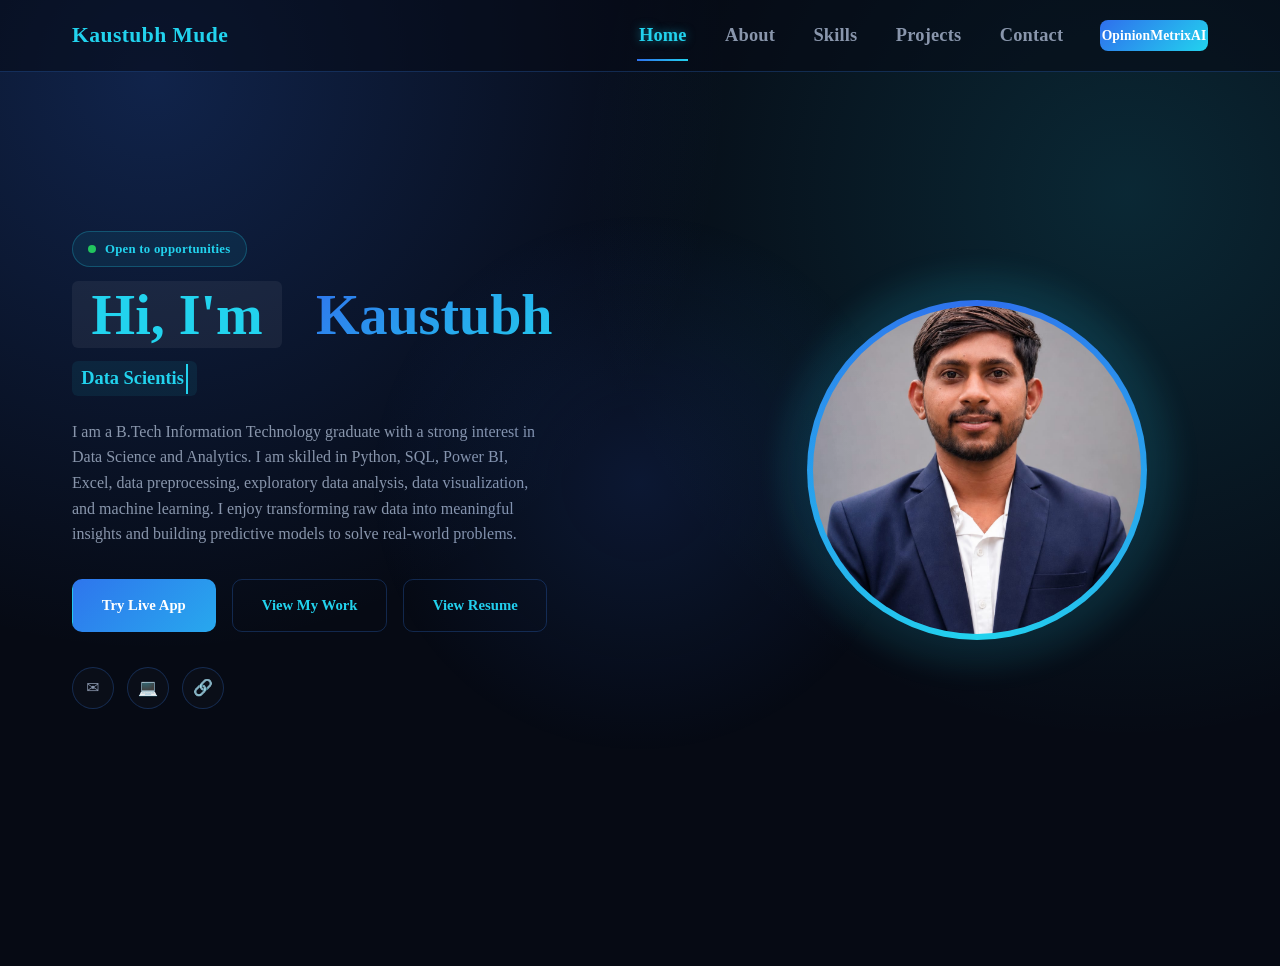
<file: index.html>
<!DOCTYPE html>
<html lang="en">

<head>
    <meta charset="UTF-8">
    <meta name="viewport" content="width=device-width, initial-scale=1.0">
    <title>Kaustubh Mude | Aspiring Data Scientist & Data Analyst</title>
    <link rel="preconnect" href="https://fonts.googleapis.com">
    <link rel="preconnect" href="https://fonts.gstatic.com" crossorigin>
    <link href="https://fonts.googleapis.com/css2?family=Poppins:wght@400;500;600;700;800&family=Inter:wght@400;500;600;700&display=swap" rel="stylesheet">
    <link rel="stylesheet" href="style.css">
    <style>
      /* Ensure the hero photo is perfectly centered inside the ring */
      .hero-visual{
        width:100%;
      }
      .photo-ring-wrap{
        display:flex;
        align-items:center;
        justify-content:center;
        width:100%;
      }
      .photo-ring-inner img{
        width:100%;
        height:100%;
        object-fit:cover;
        object-position:center center;
      }
    </style>
</head>

<body>

    <!-- Cursor spotlight glow -->
    <div class="spotlight-cursor" id="spotlightCursor"></div>

    <!-- Navigation -->
    <nav class="topnav">
        <div class="nav-inner">

            <div class="logo">
                Kaustubh Mude<span></span>
            </div>

            <button class="nav-toggle" id="navToggle" aria-label="Menu">
                <span></span>
                <span></span>
                <span></span>
            </button>

            <div class="nav-links" id="navLinks">
                <a href="index.html" class="active">Home</a>
                <a href="about.html">About</a>
                <a href="skills.html">Skills</a>
                <a href="projects.html">Projects</a>
                <a href="contact.html">Contact</a>
                <a href="https://opinionmetrixai.onrender.com" target="_blank" rel="noopener" class="nav-highlight">OpinionMetrixAI</a>
            </div>

        </div>
    </nav>

    <!-- Hero Section -->
    <div class="page">

        <section class="hero-split">

            <!-- Left Section -->
            <div class="hero-text">

                <div class="status-badge">
                    <span class="status-dot"></span>
                    Open to opportunities
                </div>

                <h1>
                    <span class="hl">Hi, I'm</span>
                    <span class="hl grad">Kaustubh</span>
                </h1>

                <div class="role">
                    <span class="role-type" id="roleType"></span>
                </div>

                <p class="tag">
                    I am a B.Tech Information Technology graduate with a strong interest in Data Science and Analytics. I am skilled in Python, SQL, Power BI, Excel, data preprocessing, exploratory data analysis, data visualization, and machine learning. I enjoy transforming raw data into meaningful insights and building predictive models to solve real-world problems.
                </p>

                               <div class="hero-btns">

                    <a href="https://opinionmetrixai.onrender.com"
                        class="btn btn-primary btn-magnetic"
                        target="_blank"
                        rel="noopener">
                        Try Live App
                    </a>

                    <a href="projects.html" class="btn btn-ghost btn-magnetic">
                        View My Work
                    </a>

                    <a href="Kaustubh_Mude_Resume.pdf"
                        class="btn btn-ghost btn-magnetic"
                        target="_blank"
                        rel="noopener">
                        View Resume
                    </a>

                </div>

                <div class="mini-terminal">
                    <div class="terminal-dots"><span></span><span></span><span></span></div>
                    <div class="terminal-body" id="terminalBody"></div>
                </div>

                <div class="social-row">

                    <a href="mailto:kaustubhmude05@gmail.com" title="Email">
                        ✉️
                    </a>

                    <a href="https://github.com/kaustubh770"
                        target="_blank"
                        rel="noopener"
                        title="GitHub">
                        💻
                    </a>

                    <a href="https://www.linkedin.com/in/kaustubh-mude-918872317/"
                        target="_blank"
                        rel="noopener"
                        title="LinkedIn">
                        🔗
                    </a>

                </div>

            </div>

            <!-- Right Section -->
            <div class="hero-visual">

                <div class="photo-ring-wrap">
                    <div class="photo-ring">
                        <div class="photo-ring-inner">
                            <img src="profile.jpeg" alt="Kaustubh Mude">
                        </div>
                    </div>
                </div>

            </div>

        </section>

    </div>

    <!-- Footer -->
    <footer>
    </footer>

    <!-- Scripts -->
    <script>
        // Mobile nav toggle
        const toggle = document.getElementById("navToggle");
        const links = document.getElementById("navLinks");

        toggle.addEventListener("click", () => {
            links.classList.toggle("open");
            toggle.classList.toggle("open");
        });

        // Cursor spotlight glow
        const spotlight = document.getElementById('spotlightCursor');
        document.addEventListener('mousemove', (e) => {
            spotlight.style.setProperty('--x', e.clientX + 'px');
            spotlight.style.setProperty('--y', e.clientY + 'px');
        });

        // Magnetic buttons
        document.querySelectorAll('.btn-magnetic').forEach(btn => {
            btn.addEventListener('mousemove', (e) => {
                const rect = btn.getBoundingClientRect();
                const x = e.clientX - rect.left - rect.width / 2;
                const y = e.clientY - rect.top - rect.height / 2;
                btn.style.transform = `translate(${x * 0.15}px, ${y * 0.3}px)`;
            });
            btn.addEventListener('mouseleave', () => {
                btn.style.transform = 'translate(0, 0)';
            });
        });

        // Typewriter role-switcher
        const roles = ["Data Scientist", "Data Analyst", "Python Developer", "Machine Learning Engineer","Data Engineer"];
        const roleEl = document.getElementById('roleType');
        let roleIndex = 0, charIndex = 0, deleting = false;

        function typeRole() {
            const current = roles[roleIndex];
            if (!deleting) {
                roleEl.textContent = current.slice(0, charIndex + 1);
                charIndex++;
                if (charIndex === current.length) {
                    deleting = true;
                    setTimeout(typeRole, 1400);
                    return;
                }
            } else {
                roleEl.textContent = current.slice(0, charIndex - 1);
                charIndex--;
                if (charIndex === 0) {
                    deleting = false;
                    roleIndex = (roleIndex + 1) % roles.length;
                }
            }
            setTimeout(typeRole, deleting ? 45 : 90);
        }
        typeRole();
    </script>

</body>

</html>
</file>
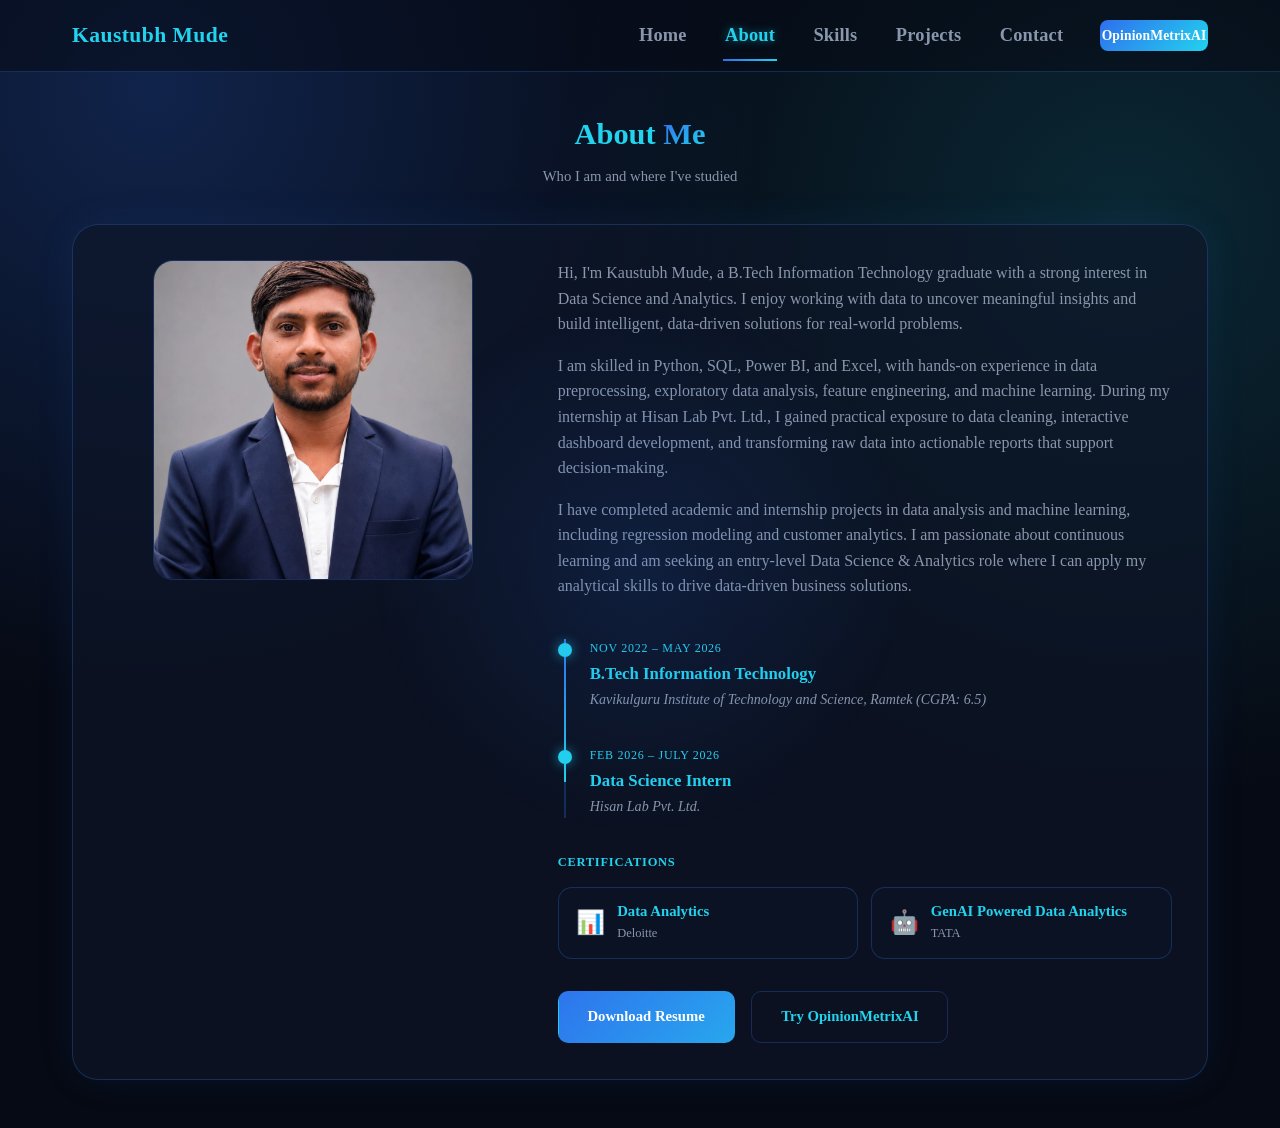
<file: about.html>
<!DOCTYPE html>
<html lang="en">
<head>
<meta charset="UTF-8">
<meta name="viewport" content="width=device-width, initial-scale=1.0">
<title>About — Kaustubh Mude</title>
<link rel="stylesheet" href="style.css">
<style>
  /* Center the photo card within its grid column */
  .about-grid{
    align-items:start;
  }
  .about-photo-col{
    display:flex;
    justify-content:center;
    align-items:flex-start;
  }
  .flip-card{
    perspective:1200px;
  }
  .flip-inner{
    will-change:transform;
  }
  /* Glow that follows the cursor over the photo card */
  .flip-card{
    position:relative;
  }
  .flip-card::before{
    content:'';
    position:absolute;
    inset:-2px;
    border-radius:22px;
    background:radial-gradient(220px circle at var(--mx,50%) var(--my,50%), rgba(34,211,238,0.35), transparent 60%);
    opacity:0;
    transition:opacity .3s ease;
    pointer-events:none;
    z-index:2;
  }
  .flip-card:hover::before{
    opacity:1;
  }

  /* Certifications */
  .certs{ margin-top:2.2rem; }
  .certs-title{
    font-size:.78rem;
    color:var(--cyan);
    text-transform:uppercase;
    letter-spacing:.06em;
    font-weight:var(--fw-bold);
    margin-bottom:.9rem;
  }
  .cert-row{ display:flex; flex-wrap:wrap; gap:.8rem; }
  .cert-card{
    display:flex;
    align-items:center;
    gap:.75rem;
    background:#0b1224;
    border:1px solid var(--border);
    border-radius:14px;
    padding:.85rem 1.1rem;
    flex:1 1 230px;
    min-width:0;
    transition:transform .3s var(--ease), border-color .3s var(--ease), box-shadow .3s var(--ease);
  }
  .cert-card:hover{
    transform:translateY(-3px);
    border-color:var(--blue);
    box-shadow:0 10px 26px rgba(47,111,237,0.18);
  }
  .cert-badge{ font-size:1.45rem; line-height:1; flex:none; }
  .cert-name{ font-size:.92rem; font-weight:var(--fw-semibold); line-height:1.35; }
  .cert-issuer{ font-size:.78rem; color:var(--muted); margin-top:.15rem; }
</style>
</head>
<body>

  <div class="scroll-progress" id="scrollProgress"></div>
<div class="spotlight-cursor" id="spotlightCursor"></div>

<nav class="topnav">
  <div class="nav-inner">
    <div class="logo">Kaustubh Mude<span></span></div>
  
    <button class="nav-toggle" id="navToggle" aria-label="Menu"><span></span><span></span><span></span></button>
    <div class="nav-links" id="navLinks">
      <a href="index.html">Home</a>
      <a href="about.html" class="active">About</a>
      <a href="skills.html">Skills</a>
      <a href="projects.html">Projects</a>
      <a href="contact.html">Contact</a>
      <a href="https://opinionmetrixai.onrender.com" target="_blank" rel="noopener" class="nav-highlight">OpinionMetrixAI</a>
    </div>
  </div>
</nav>

<div class="page">
  <div class="head"><h2>About <span>Me</span></h2><p>Who I am and where I've studied</p></div>

  <section class="glow-card about-grid">
    <div class="about-photo-col">
      <div class="flip-card" id="flipCard">
        <div class="flip-inner">
          <div class="flip-front">
            <img src="profile.jpeg" alt="Kaustubh Mude">
          </div>
          <div class="flip-back">
            <h4>Quick facts</h4>
            <p>📍 Based in Pune, Maharashtra</p>
            <p>🎓 B.Tech IT, Kavikulguru Institute of Technology and Science</p>
            <p>💻 Loves building end-to-end ML pipelines</p>
            <p>📊 Passionate about Data Science & Analytics</p>
          </div>
        </div>
      </div>
    </div>

    <div class="about-text">
      <p>Hi, I'm Kaustubh Mude, a B.Tech Information Technology graduate with a strong interest in Data Science and Analytics. I enjoy working with data to uncover meaningful insights and build intelligent, data-driven solutions for real-world problems.</p>
      <p>I am skilled in Python, SQL, Power BI, and Excel, with hands-on experience in data preprocessing, exploratory data analysis, feature engineering, and machine learning. During my internship at Hisan Lab Pvt. Ltd., I gained practical exposure to data cleaning, interactive dashboard development, and transforming raw data into actionable reports that support decision-making.</p>
      <p>I have completed academic and internship projects in data analysis and machine learning, including regression modeling and customer analytics. I am passionate about continuous learning and am seeking an entry-level Data Science & Analytics role where I can apply my analytical skills to drive data-driven business solutions.</p>

      <div class="about-section-gap">
        <div class="timeline" id="timeline">
          <div class="timeline-fill" id="timelineFill"></div>

          <div class="timeline-item">
            <span class="timeline-dot"></span>
            <div class="timeline-year">Nov 2022 – May 2026</div>
            <div class="timeline-title">B.Tech Information Technology</div>
            <div class="timeline-sub">Kavikulguru Institute of Technology and Science, Ramtek (CGPA: 6.5)</div>
          </div>

          <div class="timeline-item">
            <span class="timeline-dot"></span>
            <div class="timeline-year">Feb 2026 – July 2026</div>
            <div class="timeline-title">Data Science Intern</div>
            <div class="timeline-sub">Hisan Lab Pvt. Ltd.</div>
          </div>
        </div>

        <div class="certs">
          <div class="certs-title">Certifications</div>
          <div class="cert-row">
            <div class="cert-card">
              <span class="cert-badge">📊</span>
              <div>
                <div class="cert-name">Data Analytics</div>
                <div class="cert-issuer">Deloitte</div>
              </div>
            </div>
            <div class="cert-card">
              <span class="cert-badge">🤖</span>
              <div>
                <div class="cert-name">GenAI Powered Data Analytics</div>
                <div class="cert-issuer">TATA</div>
              </div>
            </div>
          </div>
        </div>

        <a href="Kaustubh_Mude_Resume.pdf" class="btn btn-primary btn-pulse" target="_blank" rel="noopener" style="margin-top:2rem; display:inline-flex;">
          Download Resume
        </a>
        <a href="https://opinionmetrixai.onrender.com" class="btn btn-ghost" target="_blank" rel="noopener" style="margin-top:2rem; margin-left:.8rem; display:inline-flex;">
          Try OpinionMetrixAI
        </a>
      </div>
    </div>
  </section>
</div>

<button class="back-to-top" id="backToTop" title="Back to top">↑</button>

<script>
  const toggle = document.getElementById('navToggle');
  const links = document.getElementById('navLinks');
  toggle.addEventListener('click', () => {
    links.classList.toggle('open');
    toggle.classList.toggle('open');
  });

  // Timeline scroll animation
  const timelineItems = document.querySelectorAll('.timeline-item');
  const timelineFill = document.getElementById('timelineFill');

  function updateTimeline() {
    let lastVisibleIndex = -1;

    timelineItems.forEach((item, i) => {
      const rect = item.getBoundingClientRect();
      if (rect.top < window.innerHeight * 0.85) {
        item.classList.add('in-view');
        lastVisibleIndex = i;
      }
    });

    if (lastVisibleIndex >= 0 && timelineItems.length > 0) {
      const lastItem = timelineItems[lastVisibleIndex];
      const timelineRect = document.getElementById('timeline').getBoundingClientRect();
      const itemRect = lastItem.getBoundingClientRect();
      const fillHeight = (itemRect.top + itemRect.height / 2) - timelineRect.top;
      timelineFill.style.height = Math.max(0, fillHeight) + 'px';
    }
  }

  window.addEventListener('scroll', updateTimeline);
  window.addEventListener('load', updateTimeline);
  window.addEventListener('resize', updateTimeline);

  // Scroll progress bar
  const scrollProgress = document.getElementById('scrollProgress');
  function updateScrollProgress() {
    const scrollTop = window.scrollY;
    const docHeight = document.documentElement.scrollHeight - window.innerHeight;
    const pct = docHeight > 0 ? (scrollTop / docHeight) * 100 : 0;
    scrollProgress.style.width = pct + '%';
  }
  window.addEventListener('scroll', updateScrollProgress);
  window.addEventListener('load', updateScrollProgress);

  // Back to top button
  const backToTop = document.getElementById('backToTop');
  window.addEventListener('scroll', () => {
    backToTop.classList.toggle('show', window.scrollY > 400);
  });
  backToTop.addEventListener('click', () => {
    window.scrollTo({ top: 0, behavior: 'smooth' });
  });

  // Theme toggle
  const themeToggle = document.getElementById('themeToggle');
  themeToggle.addEventListener('click', () => {
    document.body.classList.toggle('light-mode');
    themeToggle.textContent = document.body.classList.contains('light-mode') ? '☀️' : '🌙';
  });

  // Cursor spotlight glow
  const spotlight = document.getElementById('spotlightCursor');
  document.addEventListener('mousemove', (e) => {
    spotlight.style.setProperty('--x', e.clientX + 'px');
    spotlight.style.setProperty('--y', e.clientY + 'px');
  });

  // 3D tilt + glow-follow on the photo flip card
  const flipCard = document.getElementById('flipCard');
  flipCard.addEventListener('mousemove', (e) => {
    const rect = flipCard.getBoundingClientRect();
    const x = e.clientX - rect.left;
    const y = e.clientY - rect.top;

    // glow position
    flipCard.style.setProperty('--mx', x + 'px');
    flipCard.style.setProperty('--my', y + 'px');

    // subtle 3D tilt
    const centerX = rect.width / 2;
    const centerY = rect.height / 2;
    const rotateY = ((x - centerX) / centerX) * 8;
    const rotateX = -((y - centerY) / centerY) * 8;
    flipCard.style.setProperty('--tiltX', rotateX + 'deg');
    flipCard.style.setProperty('--tiltY', rotateY + 'deg');
    flipCard.querySelector('.flip-inner').style.transform =
      flipCard.matches(':hover') && !flipCard.classList.contains('flipped')
        ? `rotateX(${rotateX}deg) rotateY(${rotateY}deg)`
        : '';
  });
  flipCard.addEventListener('mouseleave', () => {
    flipCard.querySelector('.flip-inner').style.transform = '';
  });
</script>

<script src="common.js"></script>
</body>

</html>
</file>
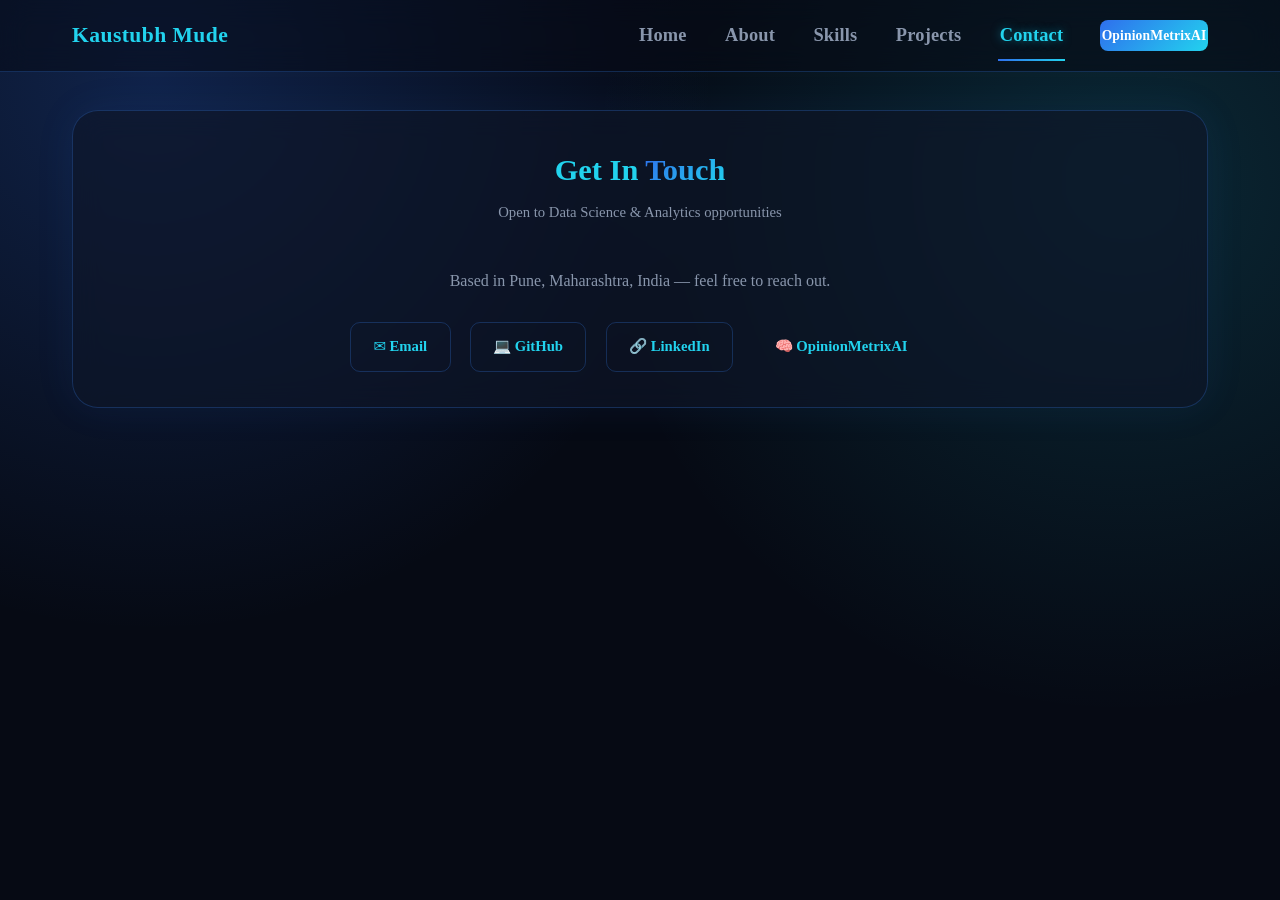
<file: contact.html>
<!DOCTYPE html>
<html lang="en">
<head>
<meta charset="UTF-8">
<meta name="viewport" content="width=device-width, initial-scale=1.0">
<title>Contact — Kaustubh Mude</title>
<link rel="stylesheet" href="style.css">
</head>
<body>

<nav class="topnav">
  <div class="nav-inner">
    <div class="logo">Kaustubh Mude<span></span></div>
    <button class="nav-toggle" id="navToggle" aria-label="Menu"><span></span><span></span><span></span></button>
    <div class="nav-links" id="navLinks">
      <a href="index.html">Home</a>
      <a href="about.html">About</a>
      <a href="skills.html">Skills</a>
      <a href="projects.html">Projects</a>
      <a href="contact.html" class="active">Contact</a>
      <a href="https://opinionmetrixai.onrender.com" target="_blank" rel="noopener" class="nav-highlight">OpinionMetrixAI</a>
    </div>
  </div>
</nav>

<div class="page">
  <section class="glow-card contact-box">
    <div class="head"><h2>Get In <span>Touch</span></h2><p>Open to Data Science & Analytics opportunities</p></div>
    <p class="contact-sub">Based in Pune, Maharashtra, India — feel free to reach out.</p>
    <div class="contact-links">
      <a href="mailto:kaustubhmude05@gmail.com">&#9993; Email</a>
      <a href="https://github.com/kaustubh770" target="_blank" rel="noopener">&#128187; GitHub</a>
      <a href="https://www.linkedin.com/in/kaustubh-mude-918872317/" target="_blank" rel="noopener">&#128279; LinkedIn</a>
      <a href="https://opinionmetrixai.onrender.com" target="_blank" rel="noopener" class="demo-link" style="border:none;">&#129504; OpinionMetrixAI</a>
    </div>
  </section>
</div>



<script>
  const toggle = document.getElementById('navToggle');
  const links = document.getElementById('navLinks');
  toggle.addEventListener('click', () => links.classList.toggle('open'));
</script>
</body>
</html>
</file>
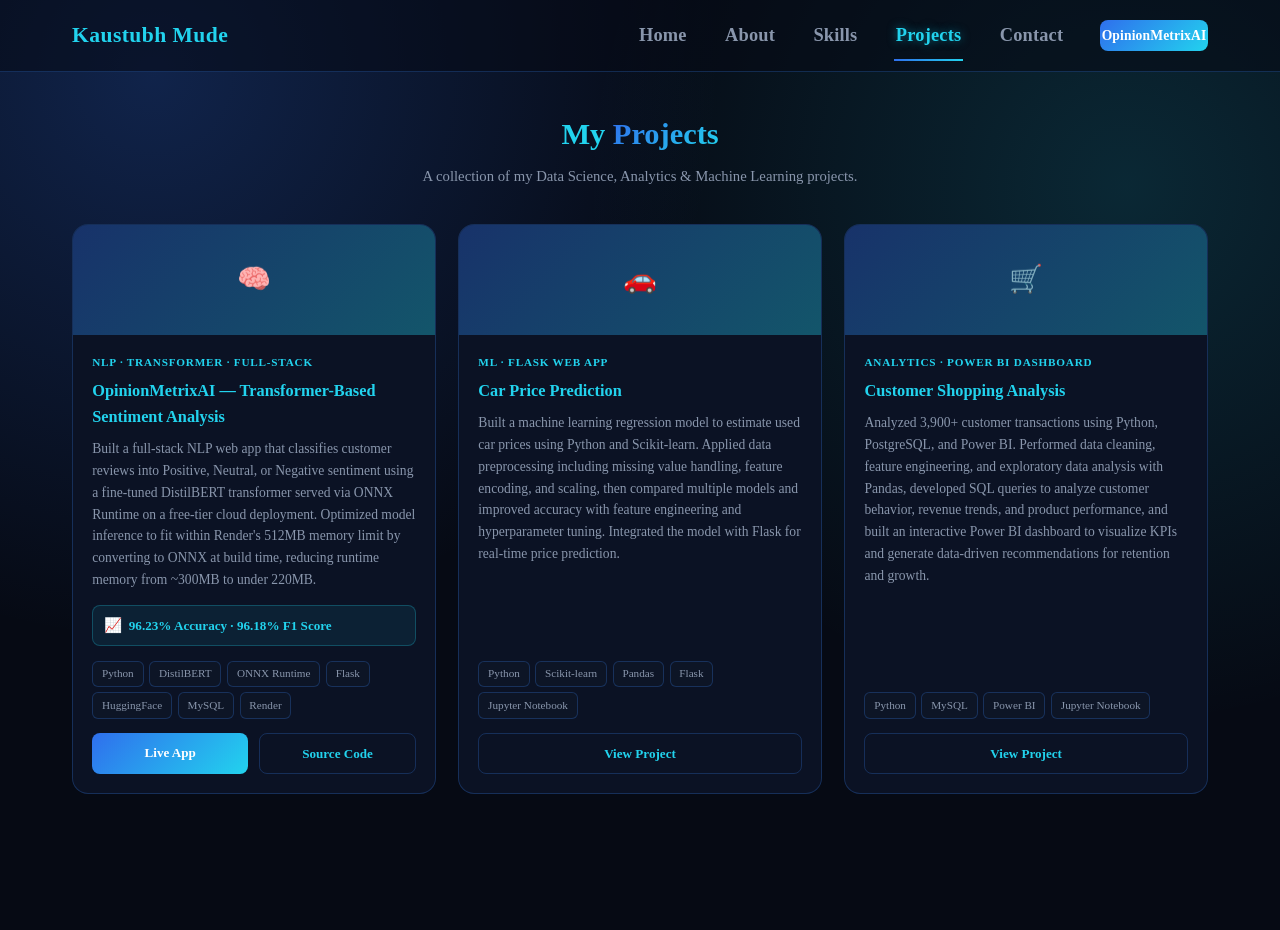
<file: projects.html>
<!DOCTYPE html>
<html lang="en">

<head>
    <meta charset="UTF-8">
    <meta name="viewport" content="width=device-width, initial-scale=1.0">
    <title>Projects — Kaustubh Mude</title>
    <link rel="stylesheet" href="style.css">
</head>

<body>

    <div class="scroll-progress" id="scrollProgress"></div>

    <!-- Navigation -->
    <nav class="topnav">
        <div class="nav-inner">

            <div class="logo">
                Kaustubh Mude <span></span>
            </div>

            

            <button class="nav-toggle" id="navToggle" aria-label="Menu">
                <span></span>
                <span></span>
                <span></span>
            </button>

            <div class="nav-links" id="navLinks">
                <a href="index.html">Home</a>
                <a href="about.html">About</a>
                <a href="skills.html">Skills</a>
                <a href="projects.html" class="active">Projects</a>
                <a href="contact.html">Contact</a>
                <a href="https://opinionmetrixai.onrender.com" target="_blank" rel="noopener" class="nav-highlight">OpinionMetrixAI</a>
            </div>

        </div>
    </nav>

    <!-- Projects -->
    <div class="page">

        <div class="head">
            <h2>My <span>Projects</span></h2>
            <p>A collection of my Data Science, Analytics & Machine Learning projects.</p>
        </div>

     
        <section class="projects-grid">

            <!-- Project 1 — OpinionMetrixAI -->
            <div class="card show" data-tags="python nlp transformer onnx flask">

                <div class="card-banner">🧠</div>

                <div class="card-body">

                    <div class="card-tag">
                        NLP · Transformer · Full-Stack
                    </div>

                    <h3>OpinionMetrixAI — Transformer-Based Sentiment Analysis</h3>

                    <p>
                        Built a full-stack NLP web app that classifies customer reviews into
                        Positive, Neutral, or Negative sentiment using a fine-tuned
                        DistilBERT transformer served via ONNX Runtime on a free-tier
                        cloud deployment. Optimized model inference to fit within Render's
                        512MB memory limit by converting to ONNX at build time, reducing
                        runtime memory from ~300MB to under 220MB.
                    </p>

                    <div class="card-impact">
                        96.23% Accuracy · 96.18% F1 Score
                    </div>

                    <div class="pills">
                        <span class="pill">Python</span>
                        <span class="pill">DistilBERT</span>
                        <span class="pill">ONNX Runtime</span>
                        <span class="pill">Flask</span>
                        <span class="pill">HuggingFace</span>
                        <span class="pill">MySQL</span>
                        <span class="pill">Render</span>
                    </div>

                    <div class="card-links">
                        <a href="https://opinionmetrixai.onrender.com" target="_blank" rel="noopener" class="demo-link">Live App</a>
                        <a href="https://github.com/kaustubh770/OpinionmetrixAI" target="_blank" rel="noopener" class="code-link">Source Code</a>
                    </div>

                </div>

            </div>

            <!-- Project 2 — Car Price Prediction -->
            <div class="card show" data-tags="python ml regression flask">

                <div class="card-banner">🚗</div>

                <div class="card-body">

                    <div class="card-tag">
                        ML · Flask Web App
                    </div>

                    <h3>Car Price Prediction</h3>

                    <p>
                        Built a machine learning regression model to estimate used car
                        prices using Python and Scikit-learn. Applied data preprocessing
                        including missing value handling, feature encoding, and scaling,
                        then compared multiple models and improved accuracy with feature
                        engineering and hyperparameter tuning. Integrated the model with
                        Flask for real-time price prediction.
                    </p>

                    <div class="pills">
                        <span class="pill">Python</span>
                        <span class="pill">Scikit-learn</span>
                        <span class="pill">Pandas</span>
                        <span class="pill">Flask</span>
                        <span class="pill">Jupyter Notebook</span>
                    </div>

                    <div class="card-links">
                        <a href="https://github.com/kaustubh770" target="_blank" rel="noopener" class="code-link">View Project</a>
                    </div>

                </div>

            </div>

            <!-- Project 3 — Customer Shopping Analysis -->
            <div class="card show" data-tags="python sql powerbi dashboard">

                <div class="card-banner">🛒</div>

                <div class="card-body">

                    <div class="card-tag">
                        Analytics · Power BI Dashboard
                    </div>

                    <h3>Customer Shopping Analysis</h3>

                    <p>
                        Analyzed 3,900+ customer transactions using Python, PostgreSQL,
                        and Power BI. Performed data cleaning, feature engineering, and
                        exploratory data analysis with Pandas, developed SQL queries to
                        analyze customer behavior, revenue trends, and product performance,
                        and built an interactive Power BI dashboard to visualize KPIs and
                        generate data-driven recommendations for retention and growth.
                    </p>

                    <div class="pills">
                        <span class="pill">Python</span>
                        <span class="pill">MySQL</span>
                        <span class="pill">Power BI</span>
                        <span class="pill">Jupyter Notebook</span>
                    </div>

                    <div class="card-links">
                        <a href="https://github.com/kaustubh770" target="_blank" rel="noopener" class="code-link">View Project</a>
                    </div>

                </div>

            </div>

        </section>

    </div>

    <!-- Footer -->
    <footer>

    </footer>

    <!-- Mobile Menu -->
    <script>
        const toggle = document.getElementById("navToggle");
        const links = document.getElementById("navLinks");

        toggle.addEventListener("click", () => {
            links.classList.toggle("open");
            toggle.classList.toggle("open");
        });

        // Filtering
        const filterBtns = document.querySelectorAll('.filter-btn');
        const cards = document.querySelectorAll('.card');

        filterBtns.forEach(btn => {
            btn.addEventListener('click', () => {
                filterBtns.forEach(b => b.classList.remove('active'));
                btn.classList.add('active');
                const filter = btn.dataset.filter;

                cards.forEach(card => {
                    const tags = card.dataset.tags || '';
                    if (filter === 'all' || tags.includes(filter)) {
                        card.classList.add('show');
                    } else {
                        card.classList.remove('show');
                    }
                });
            });
        });

        // Scroll progress bar
        const scrollProgress = document.getElementById('scrollProgress');
        function updateScrollProgress() {
            const scrollTop = window.scrollY;
            const docHeight = document.documentElement.scrollHeight - window.innerHeight;
            const pct = docHeight > 0 ? (scrollTop / docHeight) * 100 : 0;
            scrollProgress.style.width = pct + '%';
        }
        window.addEventListener('scroll', updateScrollProgress);
        window.addEventListener('load', updateScrollProgress);

        // Theme toggle
        const themeToggle = document.getElementById('themeToggle');
        themeToggle.addEventListener('click', () => {
            document.body.classList.toggle('light-mode');
            themeToggle.textContent = document.body.classList.contains('light-mode') ? '☀️' : '🌙';
        });
    </script>

</body>

</html>
</file>
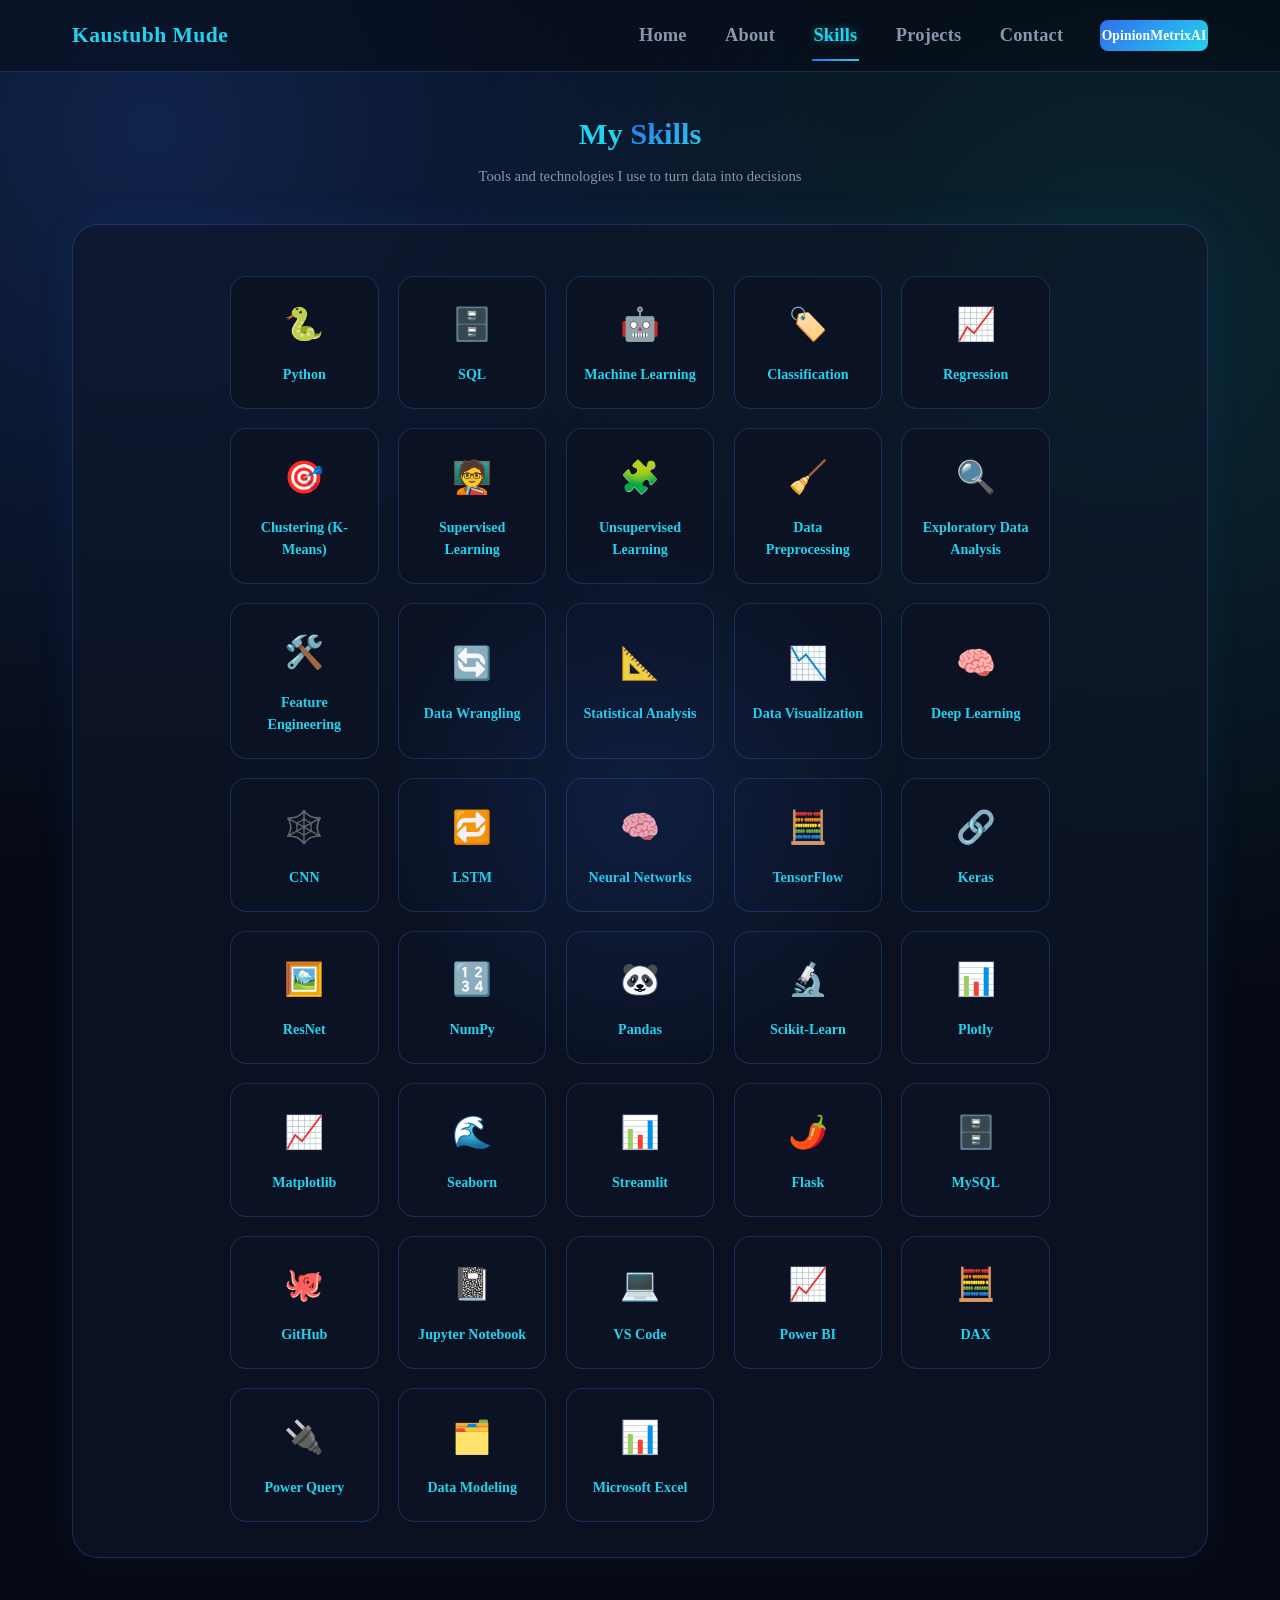
<file: skills.html>
<!DOCTYPE html>
<html lang="en">
<head>
<meta charset="UTF-8">
<meta name="viewport" content="width=device-width, initial-scale=1.0">
<title>Skills — Kaustubh Mude</title>
<link rel="stylesheet" href="style.css">
<style>
  /* Skill icon cards — move this into style.css if you'd like it centralized */
  .skills-inner{
    display:flex;
    flex-direction:column;
    align-items:center;
    text-align:center;
  }
  .skills-grid{
    display:grid;
    grid-template-columns:repeat(auto-fit, minmax(130px, 1fr));
    gap:1.2rem;
    margin-top:1rem;
    max-width:820px;
    width:100%;
    justify-items:center;
  }
  .skill-card{
    position:relative;
    background:#0b1224;
    border:1px solid var(--border);
    border-radius:16px;
    padding:1.4rem 1rem;
    width:100%;
    max-width:150px;
    display:flex;
    flex-direction:column;
    align-items:center;
    justify-content:center;
    gap:.8rem;
    text-align:center;
    cursor:pointer;
    overflow:hidden;
    isolation:isolate;
    opacity:0;
    transform:translateY(28px) scale(.94);
    transition:transform .3s var(--ease), border-color .3s var(--ease), box-shadow .3s var(--ease), opacity .6s ease, translate .6s ease;
  }
  .skill-card.in-view{
    opacity:1;
    transform:translateY(0) scale(1);
  }
  .skill-card:hover{
    transform:translateY(-4px) scale(1);
    border-color:var(--blue);
    box-shadow:0 12px 30px rgba(47,111,237,0.2);
  }
  /* Glow that follows the cursor across each skill card */
  .skill-card::after{
    content:'';
    position:absolute;
    inset:0;
    border-radius:16px;
    background:radial-gradient(160px circle at var(--mx,50%) var(--my,50%), rgba(34,211,238,0.28), transparent 65%);
    opacity:0;
    transition:opacity .3s ease;
    pointer-events:none;
    z-index:0;
  }
  .skill-card:hover::after{
    opacity:1;
  }
  .skill-card img{
    width:44px;
    height:44px;
    object-fit:contain;
    pointer-events:none;
    position:relative;
    z-index:1;
  }
  .skill-card span{
    font-size:.88rem;
    font-weight:600;
    color:var(--text);
    pointer-events:none;
    position:relative;
    z-index:1;
  }

  /* Click bounce */
  .skill-card.bounce{
    animation:skillBounce .5s var(--ease);
  }
  @keyframes skillBounce{
    0%{ transform:scale(1); }
    30%{ transform:scale(0.88); }
    55%{ transform:scale(1.08); }
    75%{ transform:scale(0.97); }
    100%{ transform:scale(1); }
  }

  /* Blue ripple burst from cursor point */
  .ripple{
    position:absolute;
    border-radius:50%;
    background:radial-gradient(circle, rgba(34,211,238,0.85) 0%, rgba(47,111,237,0.55) 45%, transparent 72%);
    transform:translate(-50%, -50%) scale(0);
    pointer-events:none;
    z-index:0;
    animation:rippleBurst .6s ease-out forwards;
  }
  @keyframes rippleBurst{
    0%{
      width:0px; height:0px;
      opacity:0.9;
    }
    60%{
      opacity:0.55;
    }
    100%{
      width:340px; height:340px;
      opacity:0;
    }
  }

  /* Flash glow around the whole card border on click */
  .skill-card.flash{
    box-shadow:0 0 0px rgba(34,211,238,0);
    animation:cardFlash .6s ease-out;
  }
  @keyframes cardFlash{
    0%{ box-shadow:0 0 0px rgba(34,211,238,0); border-color:var(--border); }
    35%{ box-shadow:0 0 28px rgba(34,211,238,0.75); border-color:var(--cyan); }
    100%{ box-shadow:0 0 0px rgba(34,211,238,0); border-color:var(--border); }
  }
</style>
</head>
<body>

  <div class="scroll-progress" id="scrollProgress"></div>
<div class="spotlight-cursor"></div>

<nav class="topnav">
  <div class="nav-inner">
    <div class="logo">Kaustubh Mude<span></span></div>
    <button class="nav-toggle" id="navToggle" aria-label="Menu"><span></span><span></span><span></span></button>
    <div class="nav-links" id="navLinks">
      <a href="index.html">Home</a>
      <a href="about.html">About</a>
      <a href="skills.html" class="active">Skills</a>
      <a href="projects.html">Projects</a>
      <a href="contact.html">Contact</a>
      <a href="https://opinionmetrixai.onrender.com" target="_blank" rel="noopener" class="nav-highlight">OpinionMetrixAI</a>
    </div>
  </div>
</nav>

<div class="page">
  <div class="head"><h2>My <span>Skills</span></h2><p>Tools and technologies I use to turn data into decisions</p></div>

  <section class="glow-card">
    <div class="skills-inner">

      <div class="skills-grid">
        <div class="skill-card">
          <img src="https://cdn.simpleicons.org/python/22d3ee" alt="Python" onerror="this.replaceWith(Object.assign(document.createElement('span'),{textContent:'🐍',style:'font-size:2rem'}))">
          <span>Python</span>
        </div>
        <div class="skill-card">
          <img src="https://cdn.simpleicons.org/mysql/22d3ee" alt="SQL" onerror="this.replaceWith(Object.assign(document.createElement('span'),{textContent:'🗄️',style:'font-size:2rem'}))">
          <span>SQL</span>
        </div>
        <div class="skill-card">
          <img src="https://cdn.simpleicons.org/scikitlearn/22d3ee" alt="Machine Learning" onerror="this.replaceWith(Object.assign(document.createElement('span'),{textContent:'🤖',style:'font-size:2rem'}))">
          <span>Machine Learning</span>
        </div>
        <div class="skill-card">
          <img src="https://cdn.simpleicons.org/scikitlearn/22d3ee" alt="Classification" onerror="this.replaceWith(Object.assign(document.createElement('span'),{textContent:'🏷️',style:'font-size:2rem'}))">
          <span>Classification</span>
        </div>
        <div class="skill-card">
          <img src="https://cdn.simpleicons.org/scikitlearn/22d3ee" alt="Regression" onerror="this.replaceWith(Object.assign(document.createElement('span'),{textContent:'📈',style:'font-size:2rem'}))">
          <span>Regression</span>
        </div>
        <div class="skill-card">
          <img src="https://cdn.simpleicons.org/scikitlearn/22d3ee" alt="Clustering" onerror="this.replaceWith(Object.assign(document.createElement('span'),{textContent:'🎯',style:'font-size:2rem'}))">
          <span>Clustering (K-Means)</span>
        </div>
        <div class="skill-card">
          <img src="https://cdn.simpleicons.org/scikitlearn/22d3ee" alt="Supervised Learning" onerror="this.replaceWith(Object.assign(document.createElement('span'),{textContent:'🧑‍🏫',style:'font-size:2rem'}))">
          <span>Supervised Learning</span>
        </div>
        <div class="skill-card">
          <img src="https://cdn.simpleicons.org/scikitlearn/22d3ee" alt="Unsupervised Learning" onerror="this.replaceWith(Object.assign(document.createElement('span'),{textContent:'🧩',style:'font-size:2rem'}))">
          <span>Unsupervised Learning</span>
        </div>
        <div class="skill-card">
          <img src="https://cdn.simpleicons.org/scikitlearn/22d3ee" alt="Data Preprocessing" onerror="this.replaceWith(Object.assign(document.createElement('span'),{textContent:'🧹',style:'font-size:2rem'}))">
          <span>Data Preprocessing</span>
        </div>
        <div class="skill-card">
          <img src="https://cdn.simpleicons.org/pandas/22d3ee" alt="Exploratory Data Analysis" onerror="this.replaceWith(Object.assign(document.createElement('span'),{textContent:'🔍',style:'font-size:2rem'}))">
          <span>Exploratory Data Analysis</span>
        </div>
        <div class="skill-card">
          <img src="https://cdn.simpleicons.org/scikitlearn/22d3ee" alt="Feature Engineering" onerror="this.replaceWith(Object.assign(document.createElement('span'),{textContent:'🛠️',style:'font-size:2rem'}))">
          <span>Feature Engineering</span>
        </div>
        <div class="skill-card">
          <img src="https://cdn.simpleicons.org/pandas/22d3ee" alt="Data Wrangling" onerror="this.replaceWith(Object.assign(document.createElement('span'),{textContent:'🔄',style:'font-size:2rem'}))">
          <span>Data Wrangling</span>
        </div>
        <div class="skill-card">
          <img src="https://cdn.simpleicons.org/scipy/22d3ee" alt="Statistical Analysis" onerror="this.replaceWith(Object.assign(document.createElement('span'),{textContent:'📐',style:'font-size:2rem'}))">
          <span>Statistical Analysis</span>
        </div>
        <div class="skill-card">
          <img src="https://cdn.simpleicons.org/plotly/22d3ee" alt="Data Visualization" onerror="this.replaceWith(Object.assign(document.createElement('span'),{textContent:'📉',style:'font-size:2rem'}))">
          <span>Data Visualization</span>
        </div>
        <div class="skill-card">
          <img src="https://cdn.simpleicons.org/tensorflow/22d3ee" alt="Deep Learning" onerror="this.replaceWith(Object.assign(document.createElement('span'),{textContent:'🧠',style:'font-size:2rem'}))">
          <span>Deep Learning</span>
        </div>
        <div class="skill-card">
          <img src="https://cdn.simpleicons.org/tensorflow/22d3ee" alt="CNN" onerror="this.replaceWith(Object.assign(document.createElement('span'),{textContent:'🕸️',style:'font-size:2rem'}))">
          <span>CNN</span>
        </div>
        <div class="skill-card">
          <img src="https://cdn.simpleicons.org/tensorflow/22d3ee" alt="LSTM" onerror="this.replaceWith(Object.assign(document.createElement('span'),{textContent:'🔁',style:'font-size:2rem'}))">
          <span>LSTM</span>
        </div>
        <div class="skill-card">
          <img src="https://cdn.simpleicons.org/tensorflow/22d3ee" alt="Neural Networks" onerror="this.replaceWith(Object.assign(document.createElement('span'),{textContent:'🧠',style:'font-size:2rem'}))">
          <span>Neural Networks</span>
        </div>
        <div class="skill-card">
          <img src="https://cdn.simpleicons.org/tensorflow/22d3ee" alt="TensorFlow" onerror="this.replaceWith(Object.assign(document.createElement('span'),{textContent:'🧮',style:'font-size:2rem'}))">
          <span>TensorFlow</span>
        </div>
        <div class="skill-card">
          <img src="https://cdn.simpleicons.org/keras/22d3ee" alt="Keras" onerror="this.replaceWith(Object.assign(document.createElement('span'),{textContent:'🔗',style:'font-size:2rem'}))">
          <span>Keras</span>
        </div>
        <div class="skill-card">
          <img src="https://cdn.simpleicons.org/tensorflow/22d3ee" alt="ResNet" onerror="this.replaceWith(Object.assign(document.createElement('span'),{textContent:'🖼️',style:'font-size:2rem'}))">
          <span>ResNet</span>
        </div>
        <div class="skill-card">
          <img src="https://cdn.simpleicons.org/numpy/22d3ee" alt="NumPy" onerror="this.replaceWith(Object.assign(document.createElement('span'),{textContent:'🔢',style:'font-size:2rem'}))">
          <span>NumPy</span>
        </div>
        <div class="skill-card">
          <img src="https://cdn.simpleicons.org/pandas/22d3ee" alt="Pandas" onerror="this.replaceWith(Object.assign(document.createElement('span'),{textContent:'🐼',style:'font-size:2rem'}))">
          <span>Pandas</span>
        </div>
        <div class="skill-card">
          <img src="https://cdn.simpleicons.org/scikitlearn/22d3ee" alt="Scikit-Learn" onerror="this.replaceWith(Object.assign(document.createElement('span'),{textContent:'🔬',style:'font-size:2rem'}))">
          <span>Scikit-Learn</span>
        </div>
        <div class="skill-card">
          <img src="https://cdn.simpleicons.org/plotly/22d3ee" alt="Plotly" onerror="this.replaceWith(Object.assign(document.createElement('span'),{textContent:'📊',style:'font-size:2rem'}))">
          <span>Plotly</span>
        </div>
        <div class="skill-card">
          <img src="https://cdn.simpleicons.org/matplotlib/22d3ee" alt="Matplotlib" onerror="this.replaceWith(Object.assign(document.createElement('span'),{textContent:'📈',style:'font-size:2rem'}))">
          <span>Matplotlib</span>
        </div>
        <div class="skill-card">
          <img src="https://cdn.simpleicons.org/seaborn/22d3ee" alt="Seaborn" onerror="this.replaceWith(Object.assign(document.createElement('span'),{textContent:'🌊',style:'font-size:2rem'}))">
          <span>Seaborn</span>
        </div>
        <div class="skill-card">
          <img src="https://cdn.simpleicons.org/streamlit/22d3ee" alt="Streamlit" onerror="this.replaceWith(Object.assign(document.createElement('span'),{textContent:'📊',style:'font-size:2rem'}))">
          <span>Streamlit</span>
        </div>
        <div class="skill-card">
          <img src="https://cdn.simpleicons.org/flask/22d3ee" alt="Flask" onerror="this.replaceWith(Object.assign(document.createElement('span'),{textContent:'🌶️',style:'font-size:2rem'}))">
          <span>Flask</span>
        </div>
        <div class="skill-card">
          <img src="https://cdn.simpleicons.org/mysql/22d3ee" alt="MySQL" onerror="this.replaceWith(Object.assign(document.createElement('span'),{textContent:'🗄️',style:'font-size:2rem'}))">
          <span>MySQL</span>
        </div>
        <div class="skill-card">
          <img src="https://cdn.simpleicons.org/github/22d3ee" alt="GitHub" onerror="this.replaceWith(Object.assign(document.createElement('span'),{textContent:'🐙',style:'font-size:2rem'}))">
          <span>GitHub</span>
        </div>
        <div class="skill-card">
          <img src="https://cdn.simpleicons.org/jupyter/22d3ee" alt="Jupyter Notebook" onerror="this.replaceWith(Object.assign(document.createElement('span'),{textContent:'📓',style:'font-size:2rem'}))">
          <span>Jupyter Notebook</span>
        </div>
        <div class="skill-card">
          <img src="https://cdn.simpleicons.org/visualstudio/22d3ee" alt="VS Code" onerror="this.replaceWith(Object.assign(document.createElement('span'),{textContent:'💻',style:'font-size:2rem'}))">
          <span>VS Code</span>
        </div>
        <div class="skill-card">
          <img src="https://cdn.simpleicons.org/powerbi/22d3ee" alt="Power BI" onerror="this.replaceWith(Object.assign(document.createElement('span'),{textContent:'📈',style:'font-size:2rem'}))">
          <span>Power BI</span>
        </div>
        <div class="skill-card">
          <img src="https://cdn.simpleicons.org/powerbi/22d3ee" alt="DAX" onerror="this.replaceWith(Object.assign(document.createElement('span'),{textContent:'🧮',style:'font-size:2rem'}))">
          <span>DAX</span>
        </div>
        <div class="skill-card">
          <img src="https://cdn.simpleicons.org/powerbi/22d3ee" alt="Power Query" onerror="this.replaceWith(Object.assign(document.createElement('span'),{textContent:'🔌',style:'font-size:2rem'}))">
          <span>Power Query</span>
        </div>
        <div class="skill-card">
          <img src="https://cdn.simpleicons.org/powerbi/22d3ee" alt="Data Modeling" onerror="this.replaceWith(Object.assign(document.createElement('span'),{textContent:'🗂️',style:'font-size:2rem'}))">
          <span>Data Modeling</span>
        </div>
        <div class="skill-card">
          <img src="https://cdn.simpleicons.org/microsoftexcel/22d3ee" alt="Excel" onerror="this.replaceWith(Object.assign(document.createElement('span'),{textContent:'📊',style:'font-size:2rem'}))">
          <span>Microsoft Excel</span>
        </div>
      </div>
    </div>
  </section>
</div>

<script>
const toggle = document.getElementById('navToggle');
const navLinks = document.getElementById('navLinks');
if (toggle && navLinks) {
  toggle.addEventListener('click', () => {
    navLinks.classList.toggle('open');
    toggle.classList.toggle('open');
  });
}

  // Click bounce + blue ripple/glow burst from cursor position
  const skillCards = document.querySelectorAll('.skill-card');

  skillCards.forEach(card => {
    card.addEventListener('click', (e) => {
      // ripple positioned exactly at click point
      const rect = card.getBoundingClientRect();
      const x = e.clientX - rect.left;
      const y = e.clientY - rect.top;

      const ripple = document.createElement('span');
      ripple.className = 'ripple';
      ripple.style.left = x + 'px';
      ripple.style.top = y + 'px';
      card.appendChild(ripple);
      ripple.addEventListener('animationend', () => ripple.remove());

      // bounce + border flash
      card.classList.remove('bounce', 'flash');
      void card.offsetWidth; // restart animation
      card.classList.add('bounce', 'flash');
      card.addEventListener('animationend', function handler(ev) {
        if (ev.animationName === 'skillBounce') {
          card.classList.remove('bounce');
        }
        if (ev.animationName === 'cardFlash') {
          card.classList.remove('flash');
        }
      });
    });
  });

  // Progressive reveal: cards fade/slide in one-by-one as they enter view
  const observer = new IntersectionObserver((entries) => {
    entries.forEach((entry) => {
      if (entry.isIntersecting){
        const card = entry.target;
        const index = Array.from(skillCards).indexOf(card);
        card.style.transitionDelay = (index * 70) + 'ms';
        card.classList.add('in-view');
        observer.unobserve(card);
      }
    });
  }, { threshold: 0.15 });

  skillCards.forEach(card => observer.observe(card));

  // Cursor-follow glow on each card
  skillCards.forEach(card => {
    card.addEventListener('mousemove', (e) => {
      const rect = card.getBoundingClientRect();
      const x = e.clientX - rect.left;
      const y = e.clientY - rect.top;
      card.style.setProperty('--mx', x + 'px');
      card.style.setProperty('--my', y + 'px');
    });
  });
</script>

<script src="common.js"></script>
</body>
</html>
</file>
<file: style.css>
*,*::before,*::after{box-sizing:border-box;margin:0;padding:0;}
:root{
  --bg:#060a14;
  --card:rgba(15,22,40,0.65);
  --border:rgba(59,130,246,0.25);
  --blue:#2F6FED;
  --cyan:#22d3ee;
  --text:#22d3ee;
  --muted:#8996ac;
  --grad:linear-gradient(135deg,#2F6FED,#22d3ee);
  --grad-soft:linear-gradient(135deg,rgba(47,111,237,0.9),rgba(34,211,238,0.9));

  /* Typography Scale */
  --font-heading:'Times New Roman', system-ui, sans-serif;
  --font-body:'Times New Roman', system-ui, sans-serif;

  --fs-h1: clamp(2.1rem, 6vw, 3.5rem);
  --fs-h2: clamp(1.5rem, 4vw, 2rem);
  --fs-h3: clamp(1rem, 2.4vw, 1.15rem);
  --fs-body: clamp(0.92rem, 1.6vw, 1rem);
  --fs-small: 0.875rem;
  --fs-xsmall: 0.75rem;

  --fw-bold: 700;
  --fw-semibold: 600;
  --fw-regular: 400;

  /* Fluid spacing — tightened so sections don't feel too far apart while scrolling */
  --space-section: clamp(2rem, 4vw, 3rem);
  --space-card: clamp(1.4rem, 3vw, 2.2rem);

  /* Motion */
  --ease: cubic-bezier(.4,0,.2,1);
}

h1, h2, h3, h4, .logo, .role, .edu-degree, .card h3{
  font-family: var(--font-heading);
}

p, a, span, li, .tag, .muted{
  font-family: var(--font-body);
}

h1{ font-size: var(--fs-h1); font-weight: var(--fw-bold); }
h2{ font-size: var(--fs-h2); font-weight: var(--fw-bold); }
h3{ font-size: var(--fs-h3); font-weight: var(--fw-semibold); }
p, body{ font-size: var(--fs-body); font-weight: var(--fw-regular); }
.eyebrow, .card-tag, .edu-year{ font-size: var(--fs-xsmall); }

/* scroll-behavior set to auto — Lenis (JS) now handles smooth scrolling.
   Leaving this as "smooth" causes native + Lenis scroll to fight each other,
   producing jerky speed and inconsistent section gaps. */
html{scroll-behavior:auto;}

body{
  background:
    radial-gradient(circle at 12% 8%, rgba(47,111,237,0.25) 0%, transparent 40%),
    radial-gradient(circle at 88% 20%, rgba(34,211,238,0.15) 0%, transparent 40%),
    var(--bg);
  color:var(--text);
  font-family:'Times New Roman',system-ui,-apple-system,sans-serif;
  line-height:1.6;
  min-height:100vh;
  overflow-x:hidden;
}
::selection{background:var(--blue);color:#fff;}
a{color:inherit;}
img{max-width:100%;display:block;}

/* Respect reduced-motion preference */
@media (prefers-reduced-motion: reduce){
  *{ animation-duration:0.01ms !important; animation-iteration-count:1 !important; transition-duration:0.01ms !important; scroll-behavior:auto !important; }
}

/* ===== LENIS SMOOTH SCROLL SUPPORT ===== */
/* Lenis adds these classes/attributes to <html> — keep native overscroll
   from double-bouncing against Lenis's own inertia. */
html.lenis, html.lenis body{
  height:auto;
}
html.lenis.lenis-smooth{
  scroll-behavior:auto !important;
}
html.lenis.lenis-smooth [data-lenis-prevent]{
  overscroll-behavior:contain;
}
html.lenis.lenis-stopped{
  overflow:hidden;
}
/* Elements Lenis measures/transforms — avoids sub-pixel jitter during scroll */
.lenis iframe{
  pointer-events:none;
}

/* ===== TOP NAV ===== */
.topnav{
  position:fixed; top:0; left:0; width:100%; z-index:200;
  background:rgba(6,10,20,0.55);
  border-bottom:1px solid var(--border);
  backdrop-filter:blur(14px);
  -webkit-backdrop-filter:blur(14px);
}
.nav-inner{
  max-width:1200px; margin:0 auto;
  padding:1rem clamp(1.2rem, 4vw, 2rem);
  display:flex; align-items:center; justify-content:space-between;
}
.logo{ font-size:clamp(1.15rem,2.5vw,1.35rem); font-weight:800; letter-spacing:.02em; }
.logo span{ color:var(--cyan); }
.nav-links{ display:flex; gap:clamp(1.2rem,3vw,2.2rem); align-items:center; }
.nav-links a{
  text-decoration:none; color:var(--muted); font-weight:700; font-size:clamp(0.95rem,1.6vw,1.15rem);
  padding:.3rem .1rem; transition:color .2s var(--ease); position:relative; letter-spacing:.01em;
}
.nav-links a::after{
  content:''; position:absolute; left:0; bottom:-6px; width:0; height:2px;
  background:var(--grad); transition:width .25s var(--ease);
}
.nav-links a:hover{ color:var(--text); }
.nav-links a:hover::after{ width:100%; }
.nav-links a.active{ color:var(--cyan); }
.nav-links a.active::after{ width:100%; }

.nav-highlight{
  background:var(--grad); color:#fff !important; padding:.35rem .85rem; border-radius:8px;
  font-size:.85rem !important; letter-spacing:.02em;
  transition:box-shadow .25s var(--ease), transform .25s var(--ease) !important;
}
.nav-highlight::after{ display:none !important; }
.nav-highlight:hover{
  box-shadow:0 0 18px rgba(47,111,237,0.55); transform:translateY(-2px);
  color:#fff !important;
}

/* Animated hamburger -> X */
.nav-toggle{
  display:none; flex-direction:column; justify-content:center; gap:5px;
  width:40px; height:40px; background:none; border:none; cursor:pointer;
  padding:6px; position:relative; z-index:210;
}
.nav-toggle span{
  width:24px; height:2px; background:var(--text); border-radius:2px;
  transition:transform .3s var(--ease), opacity .3s var(--ease);
  transform-origin:center;
}
.nav-toggle.open span:nth-child(1){ transform:translateY(7px) rotate(45deg); }
.nav-toggle.open span:nth-child(2){ opacity:0; }
.nav-toggle.open span:nth-child(3){ transform:translateY(-7px) rotate(-45deg); }

/* ===== PAGE WRAPPER ===== */
.page{
  max-width:1200px; margin:0 auto;
  padding:110px clamp(1.2rem, 4vw, 2rem) var(--space-section);
}

/* ===== GLOW CARD (reused block) ===== */
.glow-card{
  background:var(--card);
  border:1px solid var(--border);
  border-radius:26px;
  padding:var(--space-card) clamp(1.4rem,4vw,2.2rem);
  backdrop-filter:blur(14px);
  -webkit-backdrop-filter:blur(14px);
  box-shadow:0 0 40px rgba(47,111,237,0.08);
}

/* ===== HOME / HERO ===== */
.hero-split{
  display:grid; grid-template-columns:1.15fr .85fr; gap:clamp(2rem,5vw,3rem);
  align-items:center; min-height:calc(100vh - 180px);
}
.hero-text .eyebrow{
  display:inline-block; color:var(--cyan); font-weight:700; font-size:.85rem;
  letter-spacing:.08em; text-transform:uppercase; margin-bottom:1rem;
}
.hero-text h1{
  font-size:clamp(2.1rem,6vw,3.5rem); font-weight:800; line-height:1.15;
}
.hero-text h1 .hl{
  background:rgba(255,255,255,0.06); padding:.05em .35em; border-radius:6px;
  box-decoration-break:clone; -webkit-box-decoration-break:clone;
}
.hero-text h1 .grad{
  background:var(--grad); -webkit-background-clip:text; background-clip:text; color:transparent;
}
.hero-text .role{
  display:inline-block; margin-top:.9rem; font-size:clamp(1rem,2vw,1.15rem); font-weight:700; color:var(--cyan);
  background:rgba(34,211,238,0.08); padding:.15em .5em; border-radius:6px;
  box-decoration-break:clone; -webkit-box-decoration-break:clone;
}
.hero-text p.tag{ margin-top:1.4rem; max-width:480px; color:var(--muted); }
.hero-btns{ display:flex; gap:1rem; margin-top:2rem; flex-wrap:wrap; }

/* ===== BUTTONS (new, more responsive + attractive) ===== */
.btn{
  position:relative;
  padding:.85rem 1.8rem; border-radius:10px; font-weight:600; font-size:clamp(0.85rem,1.6vw,0.92rem);
  text-decoration:none; cursor:pointer; border:1px solid transparent;
  transition:transform .25s var(--ease), box-shadow .25s var(--ease), border-color .25s var(--ease), color .25s var(--ease);
  display:inline-flex; align-items:center; justify-content:center; gap:.5rem;
  overflow:hidden; isolation:isolate; white-space:nowrap;
}
.btn:focus-visible{ outline:2px solid var(--cyan); outline-offset:3px; }

.btn-primary{
  background:var(--grad); color:#fff;
  background-size:200% 200%;
  background-position:0% 50%;
}
.btn-primary::before{
  content:''; position:absolute; inset:0; z-index:-1;
  background:linear-gradient(120deg, transparent 20%, rgba(255,255,255,0.35) 45%, transparent 70%);
  transform:translateX(-120%);
  transition:transform .6s var(--ease);
}
.btn-primary:hover::before{ transform:translateX(120%); }
.btn-primary:hover{
  box-shadow:0 0 24px rgba(47,111,237,0.55);
  transform:translateY(-2px);
  background-position:100% 50%;
}
.btn-primary:active{ transform:translateY(0) scale(.98); }

.btn-ghost{
  border-color:var(--border); color:var(--text); background:transparent;
}
.btn-ghost::after{
  content:''; position:absolute; inset:0; z-index:-1; border-radius:inherit;
  background:var(--grad); opacity:0; transition:opacity .3s var(--ease);
}
.btn-ghost:hover{ border-color:transparent; color:#fff; transform:translateY(-2px); }
.btn-ghost:hover::after{ opacity:1; }
.btn-ghost:active{ transform:translateY(0) scale(.98); }

.social-row{ display:flex; gap:.8rem; margin-top:2.2rem; flex-wrap:wrap; }
.social-row a{
  width:42px; height:42px; border-radius:50%; border:1px solid var(--border);
  display:flex; align-items:center; justify-content:center; color:var(--muted);
  text-decoration:none; font-size:1rem; transition:all .25s var(--ease); background:rgba(255,255,255,0.02);
}
.social-row a:hover{
  color:#fff; border-color:transparent; background:var(--grad);
  box-shadow:0 0 16px rgba(47,111,237,0.5); transform:translateY(-3px) rotate(6deg);
}

.hero-visual{ position:relative; display:flex; align-items:center; justify-content:center; }
.hero-visual::before{
  content:''; position:absolute;
  width:min(410px, 78vw); height:min(410px, 78vw); border-radius:50%;
  background:radial-gradient(circle, rgba(47,111,237,0.35), rgba(34,211,238,0.12) 60%, transparent 75%);
  filter:blur(10px); z-index:0;
}
.photo-ring{
  position:relative; z-index:1;
  width:min(340px, 60vw); max-width:100%;
  aspect-ratio:1/1;
  border-radius:50%; padding:6px;
  background:conic-gradient(from 0deg, var(--blue), var(--cyan), var(--blue));
  animation:ringGlow 4s ease-in-out infinite;
}
@keyframes ringGlow{
  0%,100%{ box-shadow:0 0 30px rgba(47,111,237,0.4); }
  50%{ box-shadow:0 0 55px rgba(34,211,238,0.65); }
}
.photo-ring-inner{
  width:100%; height:100%; border-radius:50%; overflow:hidden; background:#0d1526;
}
.photo-ring-inner img{ width:100%; height:100%; object-fit:cover; }

/* ===== SECTION HEADS ===== */
.head{ text-align:center; margin-bottom:2.2rem; }
.head h2{ font-size:clamp(1.5rem,4vw,1.9rem); font-weight:700; }
.head h2 span{ background:var(--grad); -webkit-background-clip:text; background-clip:text; color:transparent; }
.head p{ color:var(--muted); margin-top:.4rem; font-size:.92rem; }

/* ===== ABOUT ===== */
.about-grid{ display:grid; grid-template-columns:.8fr 1.2fr; gap:clamp(1.6rem,4vw,2.5rem); align-items:start; }
.about-photo{ width:100%; border-radius:20px; overflow:hidden; border:1px solid var(--border); }
.about-photo img{ width:100%; height:100%; object-fit:cover; }
.about-text p{ color:var(--muted); margin-bottom:1rem; }
.edu-item{ padding:1rem 0; border-bottom:1px solid var(--border); display:flex; flex-direction:column; gap:.15rem; }
.edu-item:last-child{ border-bottom:none; }
.edu-year{ font-size:.75rem; color:var(--cyan); text-transform:uppercase; letter-spacing:.06em; }
.edu-degree{ font-size:clamp(0.95rem,2vw,1.05rem); font-weight:700; margin-top:.2rem; }
.edu-school{ font-size:.9rem; color:var(--muted); font-style:italic; }
.about-section-gap{ margin-top:2.5rem; }

/* ===== SKILLS ===== */
.skills-inner{ display:grid; grid-template-columns:1fr 1.2fr; gap:clamp(1.6rem,4vw,2.5rem); align-items:start; }
.skills-intro p{ color:var(--muted); font-size:.92rem; }
.skill-row{ margin-bottom:1.1rem; }
.skill-row:last-child{ margin-bottom:0; }
.skill-row .label{ display:flex; justify-content:space-between; align-items:baseline; font-size:.9rem; margin-bottom:.4rem; }
.skill-row .label b{ color:var(--cyan); font-weight:600; }
.track{ height:8px; background:#0d1526; border-radius:6px; overflow:hidden; }
.fill{
  height:100%; border-radius:6px; background:var(--grad); width:0;
  transition:width 1.2s var(--ease); box-shadow:0 0 10px rgba(34,211,238,0.5);
  position:relative; overflow:hidden;
}
.fill::after{
  content:''; position:absolute; inset:0;
  background:linear-gradient(90deg, transparent, rgba(255,255,255,0.4), transparent);
  animation:shimmer 2.4s ease-in-out infinite;
}
@keyframes shimmer{
  0%{ transform:translateX(-100%); }
  100%{ transform:translateX(100%); }
}

/* ===== PORTFOLIO ===== */
.projects-grid{
  display:grid;
  grid-template-columns:repeat(auto-fit, minmax(min(100%, 280px), 1fr));
  gap:clamp(1rem,3vw,1.4rem);
  align-items:stretch;
}
.card{
  background:#0b1224; border:1px solid var(--border); border-radius:16px;
  overflow:hidden; transition:transform .3s var(--ease), border-color .3s var(--ease), box-shadow .3s var(--ease);
  display:flex; flex-direction:column;
}
.card:hover{ transform:translateY(-4px); border-color:var(--blue); box-shadow:0 12px 30px rgba(47,111,237,0.2); }
.card-banner{
  height:110px; background:linear-gradient(135deg, rgba(47,111,237,0.35), rgba(34,211,238,0.35));
  display:flex; align-items:center; justify-content:center; font-size:1.7rem; flex-shrink:0;
}
.card-body{ padding:clamp(1rem,3vw,1.2rem); display:flex; flex-direction:column; flex:1; }
.card-tag{ font-size:.7rem; text-transform:uppercase; letter-spacing:.07em; color:var(--cyan); font-weight:700; margin-bottom:.4rem; }
.card h3{ font-size:clamp(0.95rem,2vw,1.02rem); margin-bottom:.5rem; }
.card p{ font-size:.85rem; color:var(--muted); margin-bottom:.9rem; flex:1; }
.pills{ display:flex; flex-wrap:wrap; gap:.35rem; margin-top:auto; }
.pill{ background:#0d1526; border:1px solid var(--border); color:var(--muted); font-size:.7rem; padding:.2rem .55rem; border-radius:6px; }

.card-impact{
  display:flex; align-items:center; gap:.4rem;
  font-size:.82rem; font-weight:600; color:var(--cyan);
  background:rgba(34,211,238,0.08); border:1px solid rgba(34,211,238,0.25);
  border-radius:8px; padding:.5rem .7rem; margin-bottom:.9rem;
}
.card-impact::before{ content:"📈"; font-size:.9rem; }

.card-links{ display:flex; gap:.7rem; margin-top:auto; padding-top:.9rem; flex-wrap:wrap; }
.card-links a{
  flex:1 1 120px; text-align:center; font-size:.82rem; font-weight:600;
  text-decoration:none; padding:.55rem .8rem; border-radius:8px;
  transition:transform .2s var(--ease), box-shadow .2s var(--ease), border-color .2s var(--ease), color .2s var(--ease);
}
.card-links .demo-link{ background:var(--grad); color:#fff; }
.card-links .demo-link:hover{ box-shadow:0 0 16px rgba(47,111,237,0.5); transform:translateY(-2px); }
.card-links .code-link{ border:1px solid var(--border); color:var(--text); background:transparent; }
.card-links .code-link:hover{ border-color:var(--blue); color:var(--cyan); }

.project-link{
    display:inline-block;
    margin-top:18px;
    font-size:1rem;
    font-weight:700;
    color:var(--text);
    text-decoration:none;
    border-bottom:2px solid var(--blue);
    padding-bottom:3px;
    transition:all .3s var(--ease);
}
.project-link:hover{
    color:var(--cyan);
    border-color:var(--cyan);
    transform:translateX(6px);
}

/* ===== CONTACT ===== */
/* ===== CONTACT ===== */

.contact-box{ text-align:center; display:flex; flex-direction:column; align-items:center; }

.contact-sub{ color:var(--muted); font-size:var(--fs-intro); margin-top:.5rem; }

.contact-links{ display:flex; gap:1.2rem; justify-content:center; margin-top:1.8rem; flex-wrap:wrap; }

.contact-links a{

  text-decoration:none; font-weight:600; font-size:.92rem;

  display:flex; align-items:center; gap:.4rem;

  padding:.75rem 1.4rem; border:1px solid var(--border); border-radius:10px;

  transition:all var(--dur-fast) var(--ease);

}

.contact-links a:hover{ border-color:var(--blue); color:var(--cyan); box-shadow:0 0 16px rgba(47,111,237,0.25); transform:translateY(-2px); }



footer{ text-align:center; color:var(--muted); font-size:.82rem; padding:2.5rem 1rem 3rem; }

/* ===== RESPONSIVE BREAKPOINTS ===== */

/* Large tablets / small laptops */
@media(max-width:1024px){
  .page{ padding-top:120px; }
  .hero-split{ gap:2rem; }
}

/* Small laptops — collapse hero to a single centered column so the
   photo ring and text never feel cramped or get clipped. */
@media(max-width:1024px) and (min-width:861px){
  .hero-split{ grid-template-columns:1fr; text-align:center; min-height:auto; padding-top:1rem; gap:2.5rem; }
  .hero-btns, .social-row{ justify-content:center; }
  .hero-text p.tag{ margin-left:auto; margin-right:auto; }
  .hero-visual{ order:-1; }
}

/* Tablets */
@media(max-width:860px){
  .hero-split{ grid-template-columns:1fr; text-align:center; min-height:auto; padding-top:1rem; }
  .hero-btns, .social-row{ justify-content:center; }
  .hero-text p.tag{ margin-left:auto; margin-right:auto; }
  .about-grid{ grid-template-columns:1fr; }
  .skills-inner{ grid-template-columns:1fr; }
  .hero-visual{ order:-1; }
}

/* Mobile nav */
@media(max-width:700px){
  .nav-links{
    position:absolute; top:100%; left:0; width:100%; flex-direction:column;
    background:rgba(6,10,20,0.97); padding:1.2rem clamp(1.2rem,4vw,2rem); gap:1.2rem;
    border-bottom:1px solid var(--border);
    max-height:0; overflow:hidden; opacity:0;
    transition:max-height .35s var(--ease), opacity .3s var(--ease);
  }
  .nav-links.open{ display:flex; max-height:400px; opacity:1; }
  .nav-toggle{ display:flex; }
  .page{ padding-top:100px; }
  .btn{ width:100%; }
  .hero-btns{ flex-direction:column; align-items:stretch; }
}

/* Small phones */
@media(max-width:480px){
  .page{ padding-left:1.2rem; padding-right:1.2rem; }
  .hero-text p.tag{ font-size:0.92rem; }
  .glow-card{ padding:1.6rem 1.2rem; border-radius:18px; }
  .photo-ring{ width:min(260px, 70vw); }
  .card-links{ flex-direction:column; }
  .card-links a{ flex:1 1 auto; }
  .social-row a{ width:38px; height:38px; }
}

/* Very small phones */
@media(max-width:380px){
  .logo{ font-size:1.05rem; }
  .nav-inner{ padding:.85rem 1rem; }
  .btn{ padding:.75rem 1.3rem; }
}

/* =========================================================
   NEW HERO FEATURES
   ========================================================= */

/* 1) Cursor spotlight glow — put one <div class="spotlight-cursor"></div>
      right after <body> opening tag */
.spotlight-cursor{
  pointer-events:none;
  position:fixed; inset:0; z-index:5;
  background:radial-gradient(600px circle at var(--x,50%) var(--y,50%), rgba(47,111,237,0.14), transparent 45%);
  transition:background .12s linear;
}
@media(max-width:700px){ .spotlight-cursor{ display:none; } } /* no hover on touch devices */

/* 2) Magnetic buttons — add class "btn-magnetic" alongside .btn-primary/.btn-ghost */
.btn-magnetic{ will-change:transform; }

/* 3) Typewriter role-switcher — wrap the changing word in <span class="role-type" id="roleType"></span> */
.role-type{
  display:inline-block; position:relative; min-height:1.3em;
  border-right:2px solid var(--cyan);
  animation:blink-caret .75s step-end infinite;
  padding-right:2px;
}
@keyframes blink-caret{ 50%{ border-color:transparent; } }

/* 4) Live status badge */
.status-badge{
  display:inline-flex; align-items:center; gap:.55rem;
  background:rgba(34,211,238,0.08); border:1px solid rgba(34,211,238,0.25);
  padding:.4rem .95rem; border-radius:999px; font-size:.8rem; font-weight:700;
  color:var(--cyan); margin-bottom:1rem; letter-spacing:.02em;
}
.status-dot{
  width:8px; height:8px; border-radius:50%; background:#22c55e; flex-shrink:0;
  animation:pulse-dot 2s infinite;
}
@keyframes pulse-dot{
  0%{ box-shadow:0 0 0 0 rgba(34,197,94,0.55); }
  70%{ box-shadow:0 0 0 9px rgba(34,197,94,0); }
  100%{ box-shadow:0 0 0 0 rgba(34,197,94,0); }
}

/* 5) 3D tilt photo — wrap .photo-ring in <div class="photo-ring-wrap"> */
.photo-ring-wrap{ perspective:900px; }
.photo-ring-wrap .photo-ring{
  transition:transform .15s ease-out;
  transform-style:preserve-3d;
}

/* 8) Floating tech-stack badges around hero photo */
/* Floating tech icon chips around hero photo */
.tech-orbit{
  position:absolute; inset:0; pointer-events:none; z-index:2;
}

.tech-badge{
  position:absolute;
  width:58px; height:58px;
  display:flex; align-items:center; justify-content:center;
  background:#0d1526;
  border:1px solid var(--border);
  border-radius:18px;
  font-size:1.7rem;
  box-shadow:0 10px 26px rgba(0,0,0,0.45);
  animation:float-badge 6s ease-in-out infinite;
}

.tech-badge:hover{
  transform:translateY(-6px) scale(1.08);
  box-shadow:0 14px 32px rgba(47,111,237,0.4);
}

@keyframes float-badge{
  0%,100%{ transform:translateY(0); }
  50%{ transform:translateY(-14px); }
}

.deco-dot{
  position:absolute;
  border-radius:50%;
  background:rgba(255,255,255,0.06);
  border:1px solid rgba(255,255,255,0.08);
  animation:float-badge 7s ease-in-out infinite;
}

@media(max-width:860px){
  .tech-orbit{ display:none; }
}

/* Scroll progress bar */
.scroll-progress{
  position:fixed; top:0; left:0; height:3px; width:0%;
  background:var(--grad); z-index:999; transition:width .1s linear;
}

/* Page fade-in on load */
body{ animation:pageFadeIn .5s ease both; }
@keyframes pageFadeIn{
  from{ opacity:0; transform:translateY(8px); }
  to{ opacity:1; transform:translateY(0); }
}

/* Back to top button */
.back-to-top{
  position:fixed; bottom:24px; right:24px; z-index:150;
  width:46px; height:46px; border-radius:50%;
  background:var(--grad); color:#fff; border:none; cursor:pointer;
  display:flex; align-items:center; justify-content:center; font-size:1.1rem;
  box-shadow:0 8px 22px rgba(47,111,237,0.4);
  opacity:0; visibility:hidden; transform:translateY(10px);
  transition:all .3s var(--ease);
}
.back-to-top.show{ opacity:1; visibility:visible; transform:translateY(0); }
.back-to-top:hover{ transform:translateY(-4px); box-shadow:0 12px 28px rgba(47,111,237,0.55); }

/* Theme toggle (light mode override) */
.theme-toggle{
  width:42px; height:42px; border-radius:50%; border:1px solid var(--border);
  background:transparent; color:var(--text); cursor:pointer; font-size:1.1rem;
  display:flex; align-items:center; justify-content:center; transition:.2s;
}
.theme-toggle:hover{ border-color:var(--blue); color:var(--cyan); }

body.light-mode{
  --bg:#f4f7fc;
  --card:rgba(255,255,255,0.75);
  --border:rgba(47,111,237,0.18);
  --text:#101828;
  --muted:#5b6577;
}

/* =========================================================
   ABOUT PAGE
   ========================================================= */

/* Timeline */
.timeline{ position:relative; margin-top:2rem; padding-left:2rem; }
.timeline::before{
  content:''; position:absolute; left:6px; top:0; bottom:0; width:2px;
  background:var(--border);
}
.timeline-fill{
  position:absolute; left:6px; top:0; width:2px; height:0%;
  background:var(--grad); transition:height .3s ease;
}
.timeline-item{
  position:relative; margin-bottom:2.2rem; opacity:0; transform:translateX(-14px);
  transition:opacity .5s ease, transform .5s ease;
}
.timeline-item.in-view{ opacity:1; transform:translateX(0); }
.timeline-dot{
  position:absolute; left:-2rem; top:4px; width:14px; height:14px; border-radius:50%;
  background:#0d1526; border:2px solid var(--border); transition:.3s;
}
.timeline-item.in-view .timeline-dot{
  background:var(--cyan); border-color:var(--cyan); box-shadow:0 0 12px rgba(34,211,238,0.6);
}
.timeline-year{ font-size:.75rem; color:var(--cyan); text-transform:uppercase; letter-spacing:.06em; }
.timeline-title{ font-size:1.05rem; font-weight:700; margin-top:.2rem; }
.timeline-sub{ font-size:.88rem; color:var(--muted); font-style:italic; }

/* Pulsing resume button */
.btn-pulse{ animation:pulseGlow 2.2s ease-in-out infinite; }
@keyframes pulseGlow{
  0%,100%{ box-shadow:0 0 0 0 rgba(47,111,237,0.5); }
  50%{ box-shadow:0 0 0 10px rgba(47,111,237,0); }
}

/* Flip card */
.flip-card{ perspective:1000px; width:100%; max-width:320px; aspect-ratio:1/1; margin:0 auto; }
.flip-inner{
  position:relative; width:100%; height:100%; transition:transform .6s var(--ease);
  transform-style:preserve-3d;
}
.flip-card:hover .flip-inner{ transform:rotateY(180deg); }
.flip-front, .flip-back{
  position:absolute; inset:0; backface-visibility:hidden; border-radius:20px;
  overflow:hidden; border:1px solid var(--border);
}
.flip-front img{ width:100%; height:100%; object-fit:cover; }
.flip-back{
  background:var(--card); backdrop-filter:blur(14px); transform:rotateY(180deg);
  display:flex; flex-direction:column; justify-content:center; padding:1.5rem; gap:.8rem;
}
.flip-back h4{ color:var(--cyan); font-size:.95rem; margin-bottom:.4rem; }
.flip-back p{ font-size:.85rem; color:var(--muted); }

/* =========================================================
   SKILLS PAGE
   ========================================================= */

/* Tabs */
.skill-tabs{ display:flex; gap:.6rem; margin-bottom:1.6rem; flex-wrap:wrap; }
.skill-tab{
  padding:.55rem 1.1rem; border-radius:999px; border:1px solid var(--border);
  background:transparent; color:var(--muted); font-weight:600; font-size:.85rem;
  cursor:pointer; transition:.25s;
}
.skill-tab:hover{ color:var(--text); border-color:var(--blue); }
.skill-tab.active{ background:var(--grad); color:#fff; border-color:transparent; }
.skill-panel{ display:none; }
.skill-panel.active{ display:block; animation:pageFadeIn .35s ease both; }

/* Tooltip on skill bars */
.skill-row{ position:relative; }
.skill-row .tooltip{
  position:absolute; bottom:100%; left:0; margin-bottom:.5rem;
  background:#0d1526; border:1px solid var(--border); color:var(--text);
  font-size:.75rem; padding:.45rem .7rem; border-radius:8px; white-space:nowrap;
  opacity:0; pointer-events:none; transform:translateY(4px);
  transition:opacity .2s, transform .2s; z-index:10;
}
.skill-row:hover .tooltip{ opacity:1; transform:translateY(0); }

/* Radar chart container */
.radar-wrap{ max-width:420px; margin:2rem auto 0; }

/* =========================================================
   PROJECTS PAGE
   ========================================================= */

.filter-row{ display:flex; gap:.6rem; margin-bottom:1.6rem; flex-wrap:wrap; }
.filter-btn{
  padding:.5rem 1.05rem; border-radius:999px; border:1px solid var(--border);
  background:transparent; color:var(--muted); font-size:.82rem; font-weight:600;
  cursor:pointer; transition:.25s;
}
.filter-btn:hover{ color:var(--text); border-color:var(--blue); }
.filter-btn.active{ background:var(--grad); color:#fff; border-color:transparent; }
.card{ display:none; } /* hidden by default, JS shows matching ones */
.card.show{ display:flex; animation:pageFadeIn .35s ease both; }

/* Hover preview swap */
.card-banner{ position:relative; overflow:hidden; }
.card-banner img.preview-gif{
  position:absolute; inset:0; width:100%; height:100%; object-fit:cover;
  opacity:0; transition:opacity .3s ease;
}
.card:hover .card-banner img.preview-gif{ opacity:1; }

/* GitHub stats badge */
.gh-stats{ display:flex; gap:.7rem; margin-top:.6rem; font-size:.75rem; color:var(--muted); }
.gh-stats span{ display:flex; align-items:center; gap:.25rem; }

/* =========================================================
   CONTACT PAGE
   ========================================================= */

/* Floating label inputs */
.form-group{ position:relative; margin-bottom:1.6rem; }
.form-group input, .form-group textarea{
  width:100%; padding:1rem .9rem .5rem; background:#0d1526;
  border:1px solid var(--border); border-radius:10px; color:var(--text);
  font-size:.95rem; outline:none; transition:border-color .2s;
}
.form-group input:focus, .form-group textarea:focus{ border-color:var(--blue); }
.form-group label{
  position:absolute; left:.9rem; top:1rem; color:var(--muted); font-size:.95rem;
  pointer-events:none; transition:all .2s ease;
}
.form-group input:focus + label,
.form-group input:not(:placeholder-shown) + label,
.form-group textarea:focus + label,
.form-group textarea:not(:placeholder-shown) + label{
  top:-.5rem; left:.7rem; font-size:.72rem; color:var(--cyan);
  background:var(--bg); padding:0 .3rem;
}

/* Copy email button + toast */
.copy-email-btn{
  border:1px solid var(--border); background:transparent; color:var(--text);
  padding:.5rem .9rem; border-radius:8px; font-size:.82rem; cursor:pointer; transition:.2s;
}
.copy-email-btn:hover{ border-color:var(--blue); color:var(--cyan); }
.toast{
  position:fixed; bottom:24px; left:50%; transform:translateX(-50%) translateY(20px);
  background:#0d1526; border:1px solid var(--border); color:var(--text);
  padding:.7rem 1.2rem; border-radius:10px; font-size:.85rem;
  opacity:0; pointer-events:none; transition:all .3s ease; z-index:300;
}
.toast.show{ opacity:1; transform:translateX(-50%) translateY(0); }

/* ==========================================================================
   ★ ADDITIONS BELOW
   ========================================================================== */

/* -----------------------------------------------------------
   A) BACKGROUND AMBIENCE: animated gradient, floating particles,
      neural-network lines, blob shape, moving stars
----------------------------------------------------------- */

/* A1) Animated gradient background (alternative full-page backdrop) */
.bg-animated-gradient{
  position:fixed; inset:0; z-index:-2;
  background:linear-gradient(-45deg, #060a14, #0b1a3a, #062633, #060a14);
  background-size:400% 400%;
  animation:gradientShift 16s ease infinite;
}
@keyframes gradientShift{
  0%{ background-position:0% 50%; }
  50%{ background-position:100% 50%; }
  100%{ background-position:0% 50%; }
}

/* A2) Floating particles container — populate with JS-generated <span class="particle"> */
.bg-particles{
  position:fixed; inset:0; z-index:-1; overflow:hidden; pointer-events:none;
}
.particle{
  position:absolute; bottom:-10px; border-radius:50%;
  background:radial-gradient(circle, rgba(34,211,238,0.9), rgba(47,111,237,0.1));
  animation:floatUp linear infinite;
}
@keyframes floatUp{
  0%{ transform:translateY(0) translateX(0); opacity:0; }
  10%{ opacity:.8; }
  90%{ opacity:.4; }
  100%{ transform:translateY(-110vh) translateX(20px); opacity:0; }
}

/* A3) AI neural-network animation — canvas element, JS draws nodes/lines onto it */
.bg-neural{
  position:fixed; inset:0; z-index:-1; pointer-events:none; opacity:.55;
}

/* A4) Blob animation — soft morphing shape behind hero content */
.bg-blob{
  position:fixed; z-index:-2; filter:blur(60px); opacity:.5;
  border-radius:42% 58% 65% 35% / 45% 45% 55% 55%;
  animation:blobMorph 12s ease-in-out infinite, blobDrift 18s ease-in-out infinite;
}
.blob-1{
  width:420px; height:420px; top:-100px; left:-120px;
  background:radial-gradient(circle at 30% 30%, var(--blue), transparent 70%);
}
.blob-2{
  width:380px; height:380px; bottom:-140px; right:-100px;
  background:radial-gradient(circle at 60% 60%, var(--cyan), transparent 70%);
  animation-delay:-4s, -6s;
}
@keyframes blobMorph{
  0%,100%{ border-radius:42% 58% 65% 35% / 45% 45% 55% 55%; }
  50%{ border-radius:58% 42% 35% 65% / 55% 60% 40% 45%; }
}
@keyframes blobDrift{
  0%,100%{ transform:translate(0,0) scale(1); }
  50%{ transform:translate(30px,-20px) scale(1.08); }
}

/* A5) Moving stars — small twinkling dots, populate with JS-generated <span class="star"> */
.bg-stars{ position:fixed; inset:0; z-index:-2; overflow:hidden; pointer-events:none; }
.star{
  position:absolute; width:2px; height:2px; background:#fff; border-radius:50%;
  animation:twinkle var(--dur, 3s) ease-in-out infinite, driftStar var(--drift-dur, 40s) linear infinite;
  opacity:.6;
}
@keyframes twinkle{
  0%,100%{ opacity:.15; }
  50%{ opacity:1; }
}
@keyframes driftStar{
  from{ transform:translateY(0); }
  to{ transform:translateY(-30px); }
}

/* -----------------------------------------------------------
   B) STICKY NAVBAR — active-section highlight
----------------------------------------------------------- */
.nav-links a.active{
  color:var(--cyan);
  text-shadow:0 0 10px rgba(34,211,238,0.5);
}
.topnav.scrolled{
  background:rgba(6,10,20,0.85);
  box-shadow:0 4px 24px rgba(0,0,0,0.35);
}

/* -----------------------------------------------------------
   C) SKILLS — categorized badge cards
----------------------------------------------------------- */
.skill-cat-grid{
  display:grid;
  grid-template-columns:repeat(auto-fit, minmax(min(100%, 240px), 1fr));
  gap:clamp(1rem,3vw,1.4rem);
  margin-top:1.5rem;
}
.skill-cat-card{
  background:var(--card); border:1px solid var(--border); border-radius:18px;
  padding:1.3rem 1.2rem; backdrop-filter:blur(14px); -webkit-backdrop-filter:blur(14px);
  transition:transform .3s var(--ease), border-color .3s var(--ease), box-shadow .3s var(--ease);
}
.skill-cat-card:hover{
  transform:translateY(-4px); border-color:var(--blue);
  box-shadow:0 12px 30px rgba(47,111,237,0.18);
}
.skill-cat-title{
  font-size:.95rem; font-weight:700; color:var(--cyan);
  text-transform:uppercase; letter-spacing:.05em; margin-bottom:.9rem;
  display:flex; align-items:center; gap:.5rem;
}
.badge-row{ display:flex; flex-wrap:wrap; gap:.6rem; }
.skill-badge{
  display:inline-flex; align-items:center; gap:.45rem;
  background:#0d1526; border:1px solid var(--border); color:var(--text);
  font-size:.82rem; font-weight:600; padding:.45rem .85rem; border-radius:10px;
  transition:transform .2s var(--ease), border-color .2s var(--ease), box-shadow .2s var(--ease);
}
.skill-badge i, .skill-badge svg, .skill-badge img{
  width:1.05em; height:1.05em; font-size:1.05em; flex-shrink:0;
}
.skill-badge:hover{
  transform:translateY(-3px) scale(1.04); border-color:var(--cyan);
  box-shadow:0 6px 16px rgba(34,211,238,0.3);
}

/* -----------------------------------------------------------
   D) CIRCULAR SKILL PROGRESS INDICATORS
----------------------------------------------------------- */
.circ-skill-grid{
  display:grid; grid-template-columns:repeat(auto-fit, minmax(130px,1fr));
  gap:1.4rem; margin-top:1.5rem; text-align:center;
}
.circ-skill{ position:relative; width:130px; margin:0 auto; }
.circ-skill svg{ width:100%; height:100%; transform:rotate(-90deg); }
.circ-track{
  fill:none; stroke:#0d1526; stroke-width:10;
}
.circ-fill{
  fill:none; stroke:url(#circGradient); stroke-width:10; stroke-linecap:round;
  stroke-dasharray:326.7; /* 2*PI*52 */
  stroke-dashoffset:calc(326.7 - (326.7 * var(--pct, 0) / 100));
  transition:stroke-dashoffset 1.4s var(--ease);
  filter:drop-shadow(0 0 6px rgba(34,211,238,0.5));
}
.circ-label{
  position:absolute; inset:0; display:flex; flex-direction:column;
  align-items:center; justify-content:center;
}
.circ-pct{ font-size:1.1rem; font-weight:800; color:var(--text); }
.circ-name{ font-size:.72rem; color:var(--muted); margin-top:.2rem; }

/* -----------------------------------------------------------
   E) PROJECT DETAIL MODAL POPUP
----------------------------------------------------------- */
.modal-overlay{
  position:fixed; inset:0; z-index:400;
  background:rgba(4,7,14,0.75); backdrop-filter:blur(6px); -webkit-backdrop-filter:blur(6px);
  display:flex; align-items:center; justify-content:center; padding:1.5rem;
  opacity:0; visibility:hidden; transition:opacity .3s var(--ease), visibility .3s var(--ease);
}
.modal-overlay.open{ opacity:1; visibility:visible; }
.modal-box{
  background:#0b1224; border:1px solid var(--border); border-radius:22px;
  max-width:720px; width:100%; max-height:85vh; overflow-y:auto;
  padding:clamp(1.5rem,4vw,2.2rem);
  transform:translateY(24px) scale(.97); transition:transform .35s var(--ease);
  box-shadow:0 30px 80px rgba(0,0,0,0.55);
}
.modal-overlay.open .modal-box{ transform:translateY(0) scale(1); }
.modal-close{
  position:absolute; top:1.2rem; right:1.4rem; background:transparent; border:none;
  color:var(--muted); font-size:1.6rem; line-height:1; cursor:pointer; transition:color .2s;
}
.modal-close:hover{ color:var(--cyan); }
.modal-title{ font-size:1.3rem; font-weight:800; margin-bottom:.3rem; }
.modal-subtitle{ color:var(--cyan); font-size:.85rem; font-weight:600; margin-bottom:1.2rem; }
.modal-section{ margin-bottom:1.2rem; }
.modal-section h5{
  font-size:.8rem; text-transform:uppercase; letter-spacing:.06em;
  color:var(--cyan); margin-bottom:.4rem;
}
.modal-section p{ color:var(--muted); font-size:.9rem; }
.modal-screens{
  display:grid; grid-template-columns:repeat(auto-fit,minmax(140px,1fr)); gap:.7rem; margin-top:.6rem;
}
.modal-screens img{ border-radius:10px; border:1px solid var(--border); }
.modal-metric{
  display:inline-flex; align-items:center; gap:.4rem; background:rgba(34,211,238,0.08);
  border:1px solid rgba(34,211,238,0.25); color:var(--cyan); font-weight:700;
  font-size:.85rem; padding:.4rem .8rem; border-radius:8px; margin-right:.5rem; margin-bottom:.5rem;
}
body.modal-open{ overflow:hidden; } /* lock scroll when modal is open */

/* -----------------------------------------------------------
   F) SCROLL-REVEAL / ENTRANCE ANIMATION UTILITIES
----------------------------------------------------------- */
.reveal{ opacity:0; transition:opacity .6s var(--ease), transform .6s var(--ease); }
.reveal.in-view{ opacity:1; transform:none; }

.fade-up{ transform:translateY(28px); }
.fade-down{ transform:translateY(-28px); }
.slide-left{ transform:translateX(-40px); }
.slide-right{ transform:translateX(40px); }
.zoom-in{ transform:scale(.9); }
.rotate-in{ transform:rotate(-6deg) scale(.95); }

/* Hover-lift utility, usable on any card/badge/button */
.hover-lift{ transition:transform .25s var(--ease), box-shadow .25s var(--ease); }
.hover-lift:hover{ transform:translateY(-6px); box-shadow:0 14px 32px rgba(47,111,237,0.25); }

/* Ripple button effect — add class "btn-ripple", JS injects a .ripple span on click */
.btn-ripple{ position:relative; overflow:hidden; }
.btn-ripple .ripple{
  position:absolute; border-radius:50%; transform:scale(0);
  background:rgba(255,255,255,0.5); animation:rippleAnim .6s ease-out;
  pointer-events:none;
}
@keyframes rippleAnim{
  to{ transform:scale(3); opacity:0; }
}

/* -----------------------------------------------------------
   G) CURSOR EFFECTS — custom cursor, glow, magnetic buttons
----------------------------------------------------------- */
@media(hover:hover) and (pointer:fine){
  body.custom-cursor-active{ cursor:none; }
  body.custom-cursor-active a, body.custom-cursor-active button{ cursor:none; }
}

.custom-cursor{
  position:fixed; top:0; left:0; width:32px; height:32px; border-radius:50%;
  border:1.5px solid var(--cyan); pointer-events:none; z-index:9999;
  transform:translate(-50%,-50%); transition:width .2s var(--ease), height .2s var(--ease),
    background .2s var(--ease), border-color .2s var(--ease);
  mix-blend-mode:difference;
}
.custom-cursor-dot{
  position:fixed; top:0; left:0; width:6px; height:6px; border-radius:50%;
  background:var(--cyan); pointer-events:none; z-index:9999; transform:translate(-50%,-50%);
}
body.cursor-hover .custom-cursor{
  width:54px; height:54px; background:rgba(34,211,238,0.15); border-color:transparent;
}

.cursor-glow{
  position:fixed; top:0; left:0; width:220px; height:220px; border-radius:50%;
  background:radial-gradient(circle, rgba(47,111,237,0.25), transparent 70%);
  pointer-events:none; z-index:9998; transform:translate(-50%,-50%);
  transition:opacity .3s ease; filter:blur(4px);
}

.btn-magnetic{
  transform:translate(var(--mx, 0), var(--my, 0));
  transition:transform .25s var(--ease);
}
.btn-magnetic:not(:hover){ --mx:0px; --my:0px; }

/* =========================================================
   VISIBLE THEMED SCROLLBAR — keeps the scrollbar clearly
   visible on the dark background
   ========================================================= */
html{
  scrollbar-color: var(--blue) #0a1220;
  scrollbar-width: auto;
}
::-webkit-scrollbar{
  width:12px; height:12px;
}
::-webkit-scrollbar-track{
  background:#0a1220;
}
::-webkit-scrollbar-thumb{
  background:linear-gradient(180deg, var(--blue), var(--cyan));
  border-radius:8px;
  border:2px solid #0a1220;
}
::-webkit-scrollbar-thumb:hover{
  background:var(--cyan);
}
@media(max-width:700px){
  /* Mobile browsers use overlay scrollbars by default; keep them slim */
  ::-webkit-scrollbar{ width:6px; height:6px; }
}
</file>
